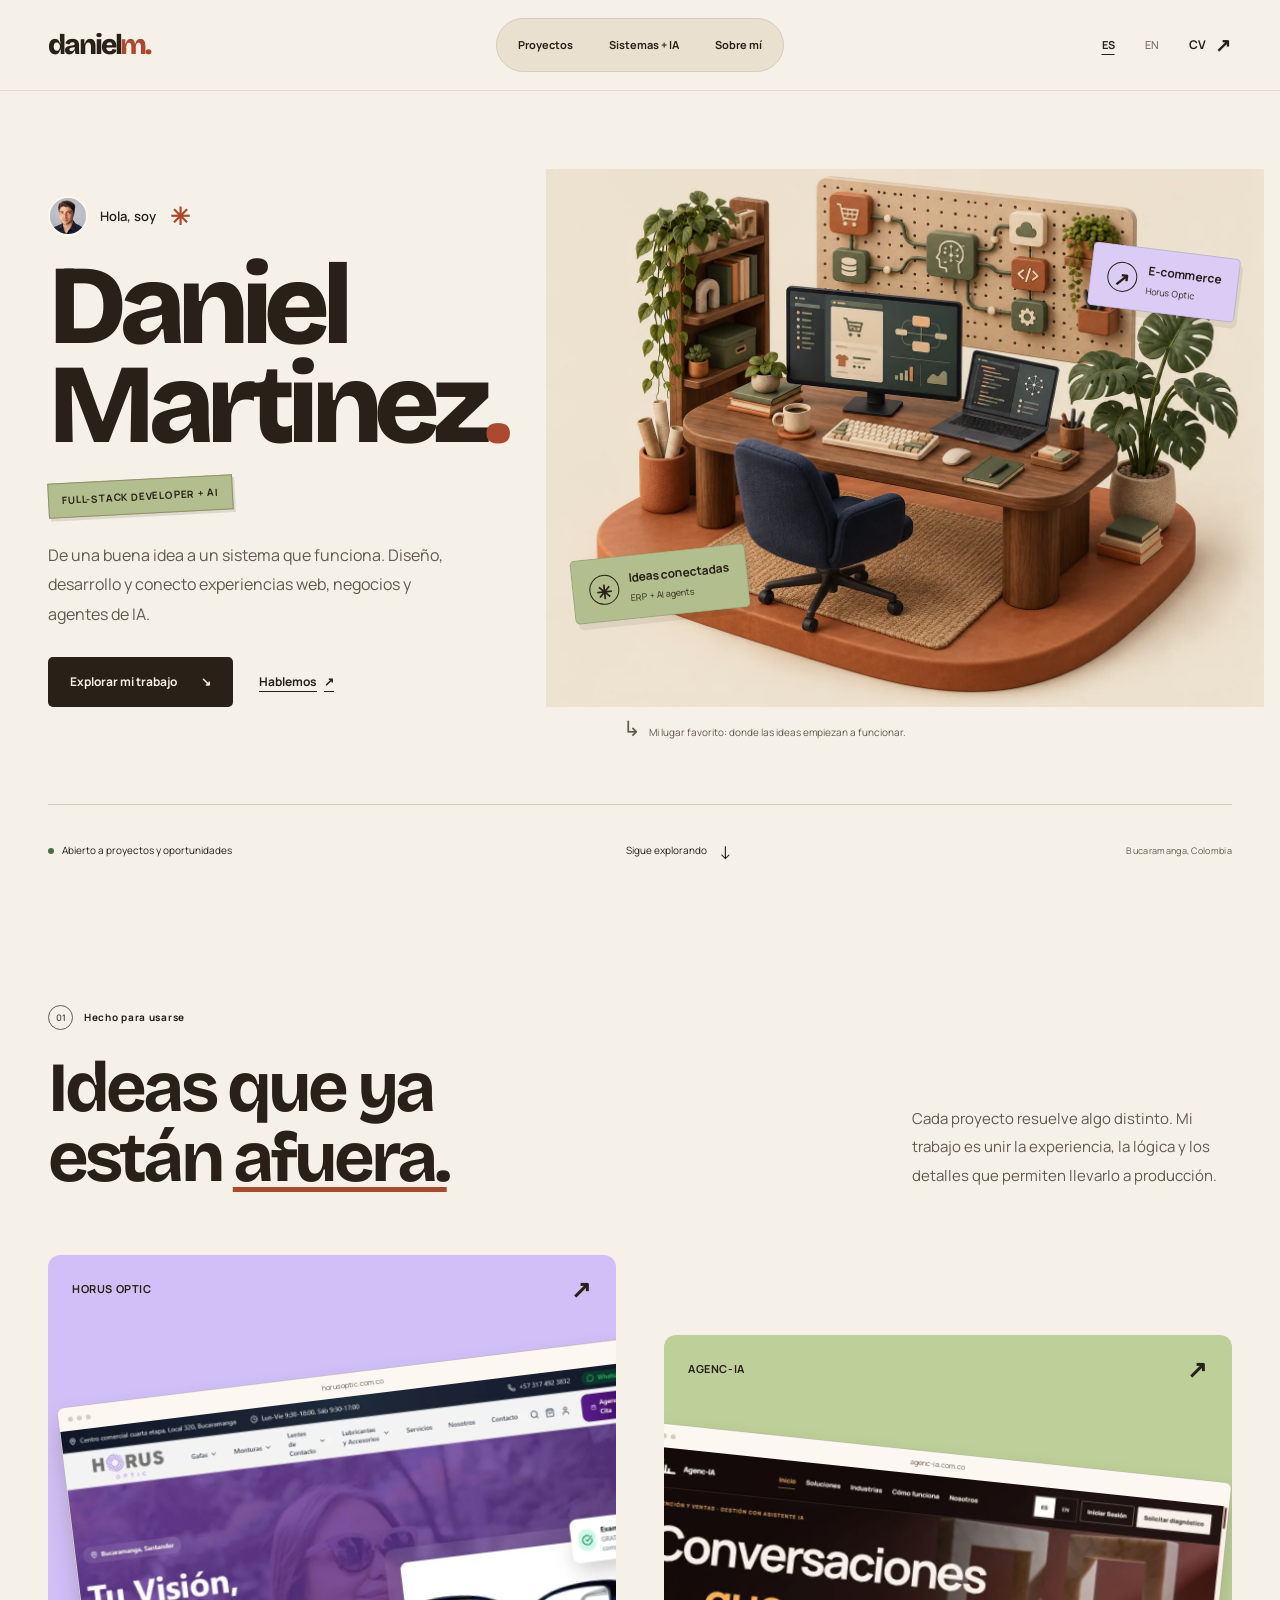
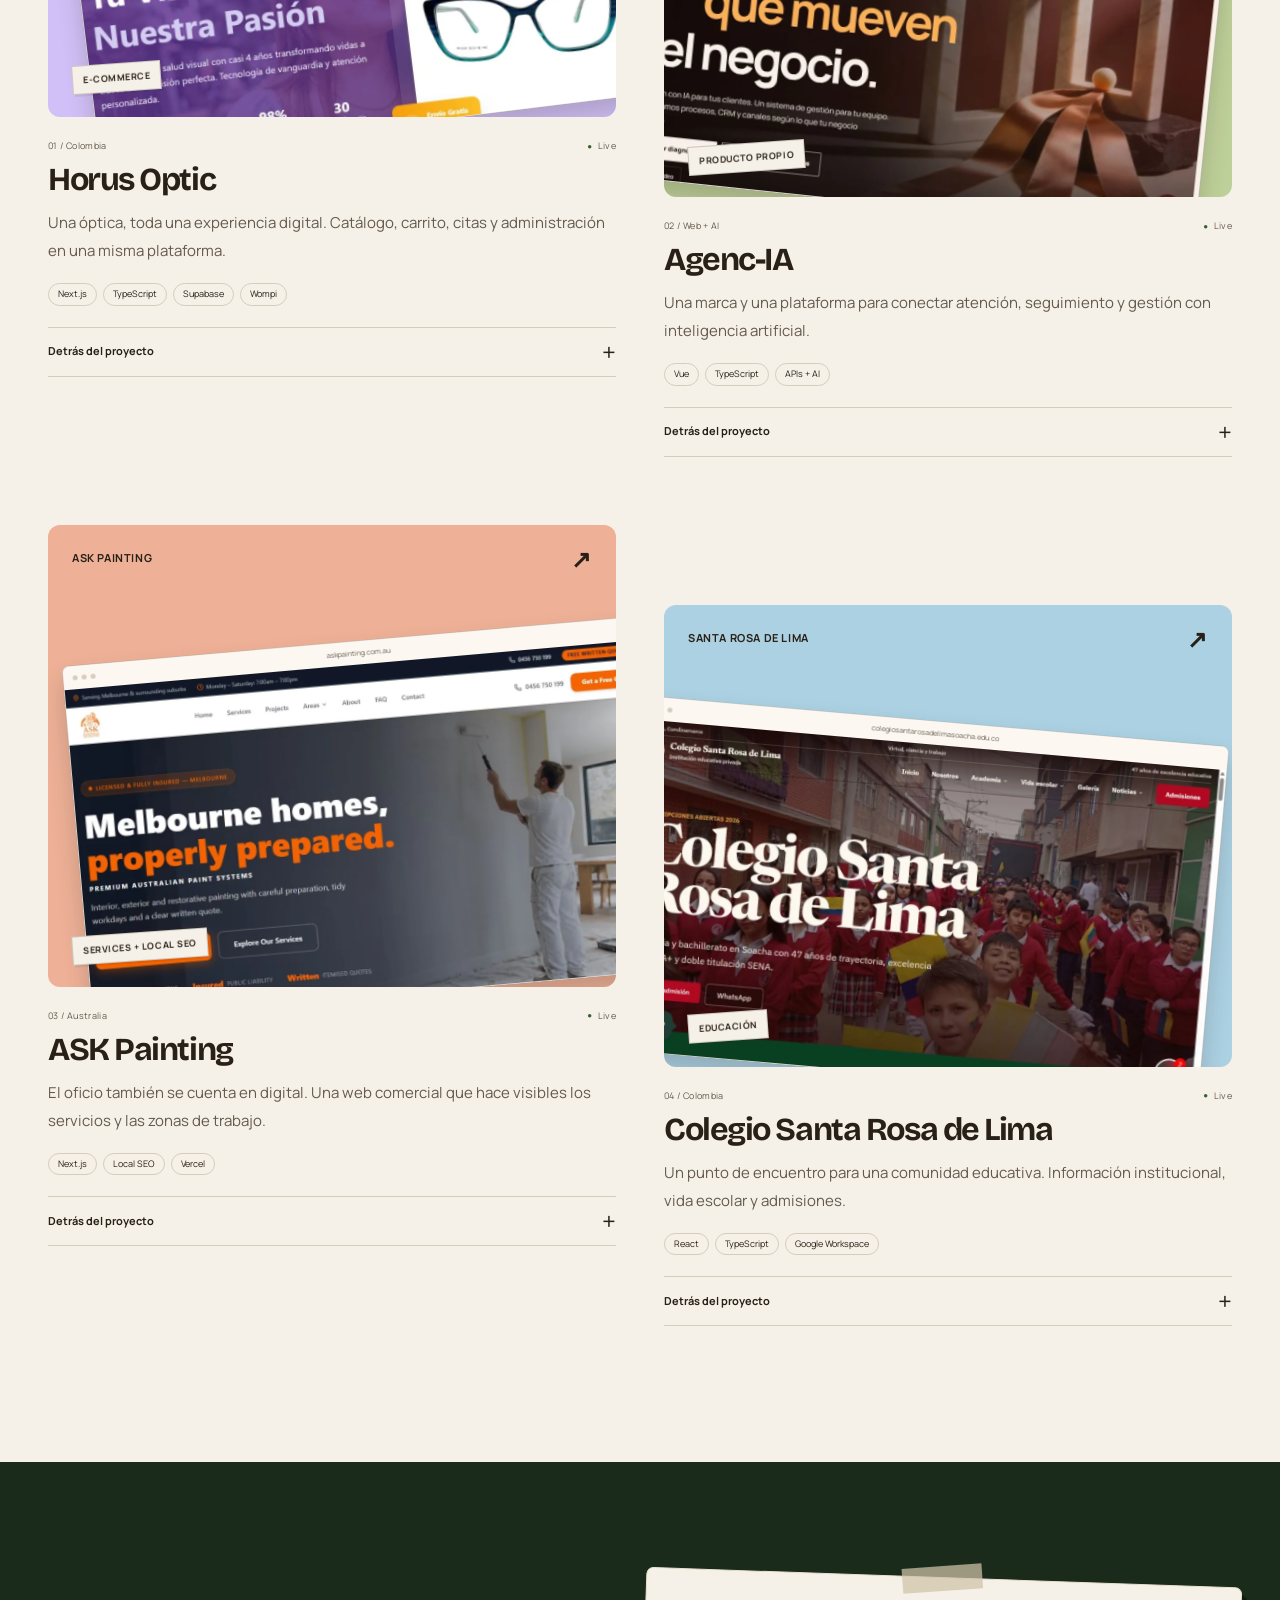
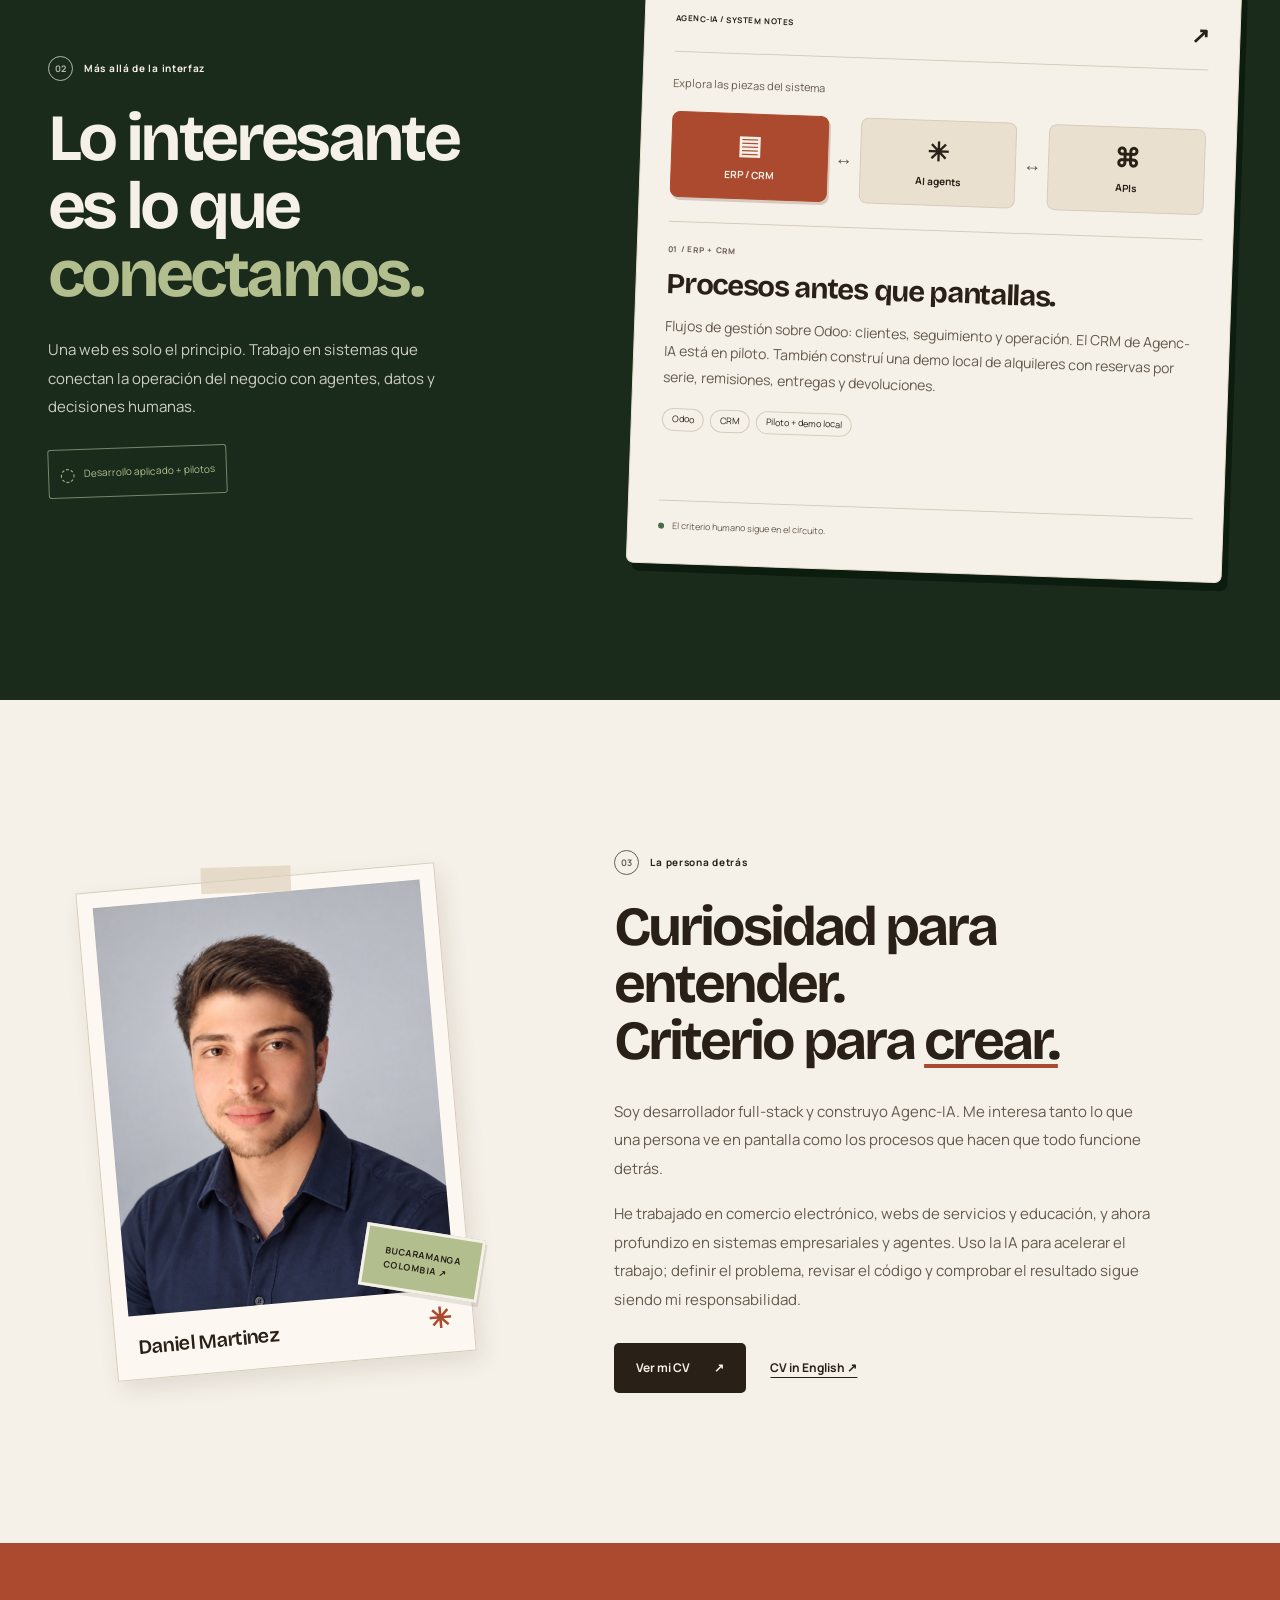
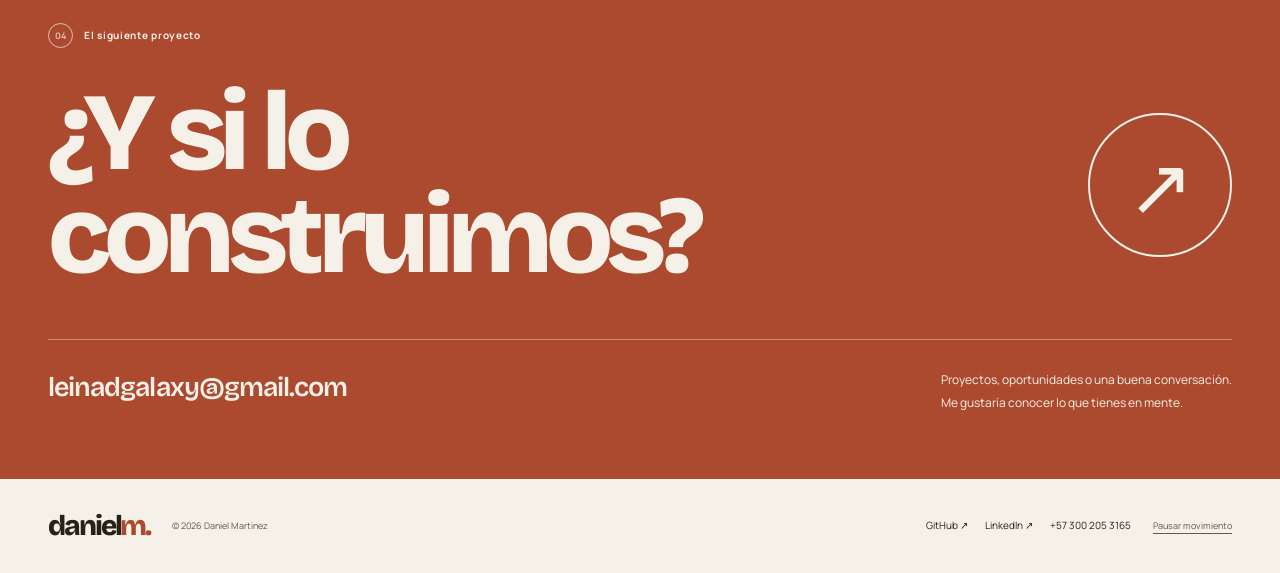
<file: index.html>
<!doctype html>
<html lang="es">
<head>
  <meta charset="utf-8">
  <meta name="viewport" content="width=device-width, initial-scale=1, viewport-fit=cover">
  <meta name="description" content="Daniel Martinez: desarrollo full-stack, e-commerce, sistemas empresariales y agentes de IA. Explora Horus Optic, Agenc-IA, ASK Painting y Colegio Santa Rosa de Lima.">
  <meta name="theme-color" content="#f6f1e8">
  <meta property="og:type" content="website">
  <meta property="og:url" content="https://agenciadia.tech/">
  <meta property="og:title" content="Daniel Martinez · Ideas conectadas. Software real.">
  <meta property="og:description" content="Un recorrido por mis proyectos: e-commerce, experiencias web, sistemas empresariales y agentes de IA.">
  <meta property="og:image" content="https://agenciadia.tech/assets/studio-workshop.webp">
  <link rel="canonical" href="https://agenciadia.tech/">
  <title>Daniel Martinez · Full-stack & IA</title>
  <link rel="stylesheet" href="styles.css">
  <noscript><style>.system-nodes,.board-instruction,#motion-toggle,.language-switch{display:none!important}[data-system-panel][hidden]{display:block!important}[data-system-panel]+[data-system-panel]{margin-top:32px}</style></noscript>
  <script src="motion.js" defer></script>
</head>
<body data-lang="es">
  <a class="skip-link" href="#contenido"><span data-copy="es">Saltar al contenido</span><span data-copy="en">Skip to content</span></a>
  <header class="site-header">
    <a class="wordmark" href="#contenido" aria-label="Daniel Martinez, inicio" data-label-es="Daniel Martinez, inicio" data-label-en="Daniel Martinez, home">daniel<span>m.</span></a>
    <nav class="nav-pill" aria-label="Principal" data-label-es="Principal" data-label-en="Main navigation">
      <a href="#proyecto"><span data-copy="es">Proyectos</span><span data-copy="en">Projects</span></a>
      <a href="#laboratorio"><span data-copy="es">Sistemas + IA</span><span data-copy="en">Systems + AI</span></a>
      <a href="#perfil"><span data-copy="es">Sobre mí</span><span data-copy="en">About me</span></a>
    </nav>
    <div class="header-actions">
      <div class="language-switch" role="group" aria-label="Idioma / Language"><button type="button" data-language="es" aria-pressed="true">ES</button><button type="button" data-language="en" aria-pressed="false">EN</button></div>
      <a class="header-cv" href="assets/Daniel_Martinez_CV_ES_ATS.pdf" data-cv-link>CV <span aria-hidden="true">↗</span></a>
    </div>
  </header>
  <main id="contenido">
    <section class="hero shell" aria-labelledby="hero-title">
      <div class="hero-copy">
        <p class="hello"><img src="assets/daniel-martinez-studio.jpg" alt="" width="48" height="48"><span data-copy="es">Hola, soy</span><span data-copy="en">Hello, I'm</span><span class="tiny-star" aria-hidden="true">✳</span></p>
        <h1 id="hero-title">Daniel<br>Martinez<span class="title-dot">.</span></h1>
        <p class="role-sticker">FULL-STACK DEVELOPER + AI</p>
        <p class="hero-description" data-copy="es">De una buena idea a un sistema que funciona. Diseño, desarrollo y conecto experiencias web, negocios y agentes de IA.</p>
        <p class="hero-description" data-copy="en">From a good idea to a working system. I design, build and connect web experiences, businesses and AI agents.</p>
        <div class="hero-actions"><a class="button button-dark" href="#proyecto"><span data-copy="es">Explorar mi trabajo</span><span data-copy="en">Explore my work</span><span aria-hidden="true">↘</span></a><a class="text-link" href="#contacto"><span data-copy="es">Hablemos</span><span data-copy="en">Let's talk</span> ↗</a></div>
      </div>
      <div class="studio" aria-label="Estudio digital" data-label-es="Estudio digital" data-label-en="Digital workshop">
        <div class="studio-scene">
          <img class="studio-image" src="assets/studio-workshop.webp" alt="Ilustración de un estudio digital con escritorio, pantallas y módulos conectados" data-alt-es="Ilustración de un estudio digital con escritorio, pantallas y módulos conectados" data-alt-en="Illustration of a digital workshop with a desk, screens and connected modules" width="1448" height="1086" fetchpriority="high">
          <a class="studio-note note-commerce" href="#horus"><span class="note-icon" aria-hidden="true">↗</span><span>E-commerce<small>Horus Optic</small></span></a>
          <a class="studio-note note-ai" href="#laboratorio"><span class="note-icon" aria-hidden="true">✳</span><span><span data-copy="es">Ideas conectadas</span><span data-copy="en">Connected ideas</span><small>ERP + AI agents</small></span></a>
        </div>
        <p class="studio-caption"><span aria-hidden="true">↳</span><span data-copy="es">Mi lugar favorito: donde las ideas empiezan a funcionar.</span><span data-copy="en">My favourite place: where ideas start working.</span></p>
      </div>
      <div class="hero-bottom"><p class="availability"><span class="status-dot" aria-hidden="true"></span><span data-copy="es">Abierto a proyectos y oportunidades</span><span data-copy="en">Open to projects and opportunities</span></p><a href="#proyecto" class="scroll-link"><span data-copy="es">Sigue explorando</span><span data-copy="en">Keep exploring</span><span aria-hidden="true">↓</span></a><span class="location">Bucaramanga, Colombia</span></div>
    </section>

    <section id="proyecto" class="work-section shell" aria-labelledby="work-title">
      <div class="section-heading"><div><p class="kicker"><span class="section-number">01</span><span data-copy="es">Hecho para usarse</span><span data-copy="en">Built to be used</span></p><h2 id="work-title"><span data-copy="es">Ideas que ya<br>están <span class="underlined">afuera.</span></span><span data-copy="en">Ideas out<br>in the <span class="underlined">world.</span></span></h2></div><p class="section-intro" data-copy="es">Cada proyecto resuelve algo distinto. Mi trabajo es unir la experiencia, la lógica y los detalles que permiten llevarlo a producción.</p><p class="section-intro" data-copy="en">Every project solves something different. My job is to connect the experience, the logic and the details that get it into production.</p></div>
      <div class="project-grid">
        <article class="project-card" id="horus">
          <a class="project-visual visual-horus" href="https://www.horusoptic.com.co/" target="_blank" rel="noopener noreferrer" aria-label="Horus Optic, visitar sitio" data-label-es="Horus Optic, visitar sitio" data-label-en="Horus Optic, visit website"><span class="project-visual-label">HORUS OPTIC <span>↗</span></span><div class="browser-frame"><div class="browser-bar" aria-hidden="true"><i></i><i></i><i></i><span>horusoptic.com.co</span></div><img src="assets/horus-preview.webp" alt="Captura real de la tienda Horus Optic: gafas y servicios de salud visual" data-alt-es="Captura real de la tienda Horus Optic: gafas y servicios de salud visual" data-alt-en="Actual Horus Optic website screenshot: glasses and eye care services" width="1265" height="712" loading="lazy"></div><span class="project-badge">E-COMMERCE</span></a>
          <div class="project-meta"><span>01 / Colombia</span><span class="live"><span aria-hidden="true">●</span> Live</span></div>
          <h3>Horus Optic</h3><p class="project-summary" data-copy="es">Una óptica, toda una experiencia digital. Catálogo, carrito, citas y administración en una misma plataforma.</p><p class="project-summary" data-copy="en">An optical store, a complete digital experience. Catalogue, cart, appointments and administration in one platform.</p>
          <ul class="tags" aria-label="Tecnologías" data-label-es="Tecnologías" data-label-en="Technology"><li>Next.js</li><li>TypeScript</li><li>Supabase</li><li>Wompi</li></ul>
          <details class="project-detail"><summary><span data-copy="es">Detrás del proyecto</span><span data-copy="en">Behind the project</span><span class="detail-plus" aria-hidden="true">+</span></summary><div><h4 data-copy="es">Del catálogo a la operación</h4><h4 data-copy="en">From catalogue to operations</h4><p data-copy="es">Desarrollé el e-commerce y su panel administrativo. Conecté catálogo, carrito y checkout con Wompi, autenticación y datos en Supabase, además de citas y correos transaccionales.</p><p data-copy="en">I developed the e-commerce website and its admin panel. I connected catalogue, cart and Wompi checkout with Supabase authentication and data, alongside appointments and transactional emails.</p><p class="detail-note" data-copy="es">Mi aporte: desarrollo full-stack, gestión de productos, marcas e imágenes y despliegue en Vercel.</p><p class="detail-note" data-copy="en">My contribution: full-stack development, product, brand and image management, and Vercel deployment.</p><a class="text-link" href="https://www.horusoptic.com.co/" target="_blank" rel="noopener noreferrer"><span data-copy="es">Explorar tienda</span><span data-copy="en">Explore store</span> ↗</a></div></details>
        </article>
        <article class="project-card" id="agenc">
          <a class="project-visual visual-agenc" href="https://agenc-ia.com.co/" target="_blank" rel="noopener noreferrer" aria-label="Agenc-IA, visitar sitio" data-label-es="Agenc-IA, visitar sitio" data-label-en="Agenc-IA, visit website"><span class="project-visual-label">AGENC-IA <span>↗</span></span><div class="browser-frame"><div class="browser-bar" aria-hidden="true"><i></i><i></i><i></i><span>agenc-ia.com.co</span></div><img src="assets/agenc-preview.webp" alt="Captura real de Agenc-IA: conversaciones que mueven el negocio" data-alt-es="Captura real de Agenc-IA: conversaciones que mueven el negocio" data-alt-en="Actual Agenc-IA website screenshot: conversations that move business forward" width="1265" height="711" loading="lazy"></div><span class="project-badge"><span data-copy="es">PRODUCTO PROPIO</span><span data-copy="en">OWN PRODUCT</span></span></a>
          <div class="project-meta"><span>02 / Web + AI</span><span class="live"><span aria-hidden="true">●</span> Live</span></div>
          <h3>Agenc-IA</h3><p class="project-summary" data-copy="es">Una marca y una plataforma para conectar atención, seguimiento y gestión con inteligencia artificial.</p><p class="project-summary" data-copy="en">A brand and a platform connecting customer service, follow-up and business management with AI.</p>
          <ul class="tags" aria-label="Tecnologías" data-label-es="Tecnologías" data-label-en="Technology"><li>Vue</li><li>TypeScript</li><li>APIs + AI</li></ul>
          <details class="project-detail"><summary><span data-copy="es">Detrás del proyecto</span><span data-copy="en">Behind the project</span><span class="detail-plus" aria-hidden="true">+</span></summary><div><h4 data-copy="es">De la conversación al siguiente paso</h4><h4 data-copy="en">From conversation to the next step</h4><p data-copy="es">Desarrollo la web y las integraciones de Agenc-IA: experiencia pública, formularios, APIs y un asesor de IA. Coordino el desarrollo asistido por IA, reviso los cambios y valido los recorridos.</p><p data-copy="en">I develop Agenc-IA's website and integrations: the public experience, forms, APIs and an AI adviser. I coordinate AI-assisted development, review changes and validate user journeys.</p><p class="detail-note" data-copy="es">Web publicada. El ERP y los agentes avanzan por alcance y piloto; no se presentan como una implementación universal terminada.</p><p class="detail-note" data-copy="en">Public website live. ERP and agents advance through scoped pilots, not as a universally completed implementation.</p><a class="text-link" href="https://agenc-ia.com.co/" target="_blank" rel="noopener noreferrer"><span data-copy="es">Conocer Agenc-IA</span><span data-copy="en">Explore Agenc-IA</span> ↗</a></div></details>
        </article>
        <article class="project-card" id="ask">
          <a class="project-visual visual-ask" href="https://askpainting.com.au/" target="_blank" rel="noopener noreferrer" aria-label="ASK Painting, visitar sitio" data-label-es="ASK Painting, visitar sitio" data-label-en="ASK Painting, visit website"><span class="project-visual-label">ASK PAINTING <span>↗</span></span><div class="browser-frame"><div class="browser-bar" aria-hidden="true"><i></i><i></i><i></i><span>askpainting.com.au</span></div><img src="assets/ask-preview.webp" alt="Captura real de ASK Painting con servicios de pintura en Melbourne" data-alt-es="Captura real de ASK Painting con servicios de pintura en Melbourne" data-alt-en="Actual ASK Painting website screenshot featuring painting services in Melbourne" width="1265" height="712" loading="lazy"></div><span class="project-badge">SERVICES + LOCAL SEO</span></a>
          <div class="project-meta"><span>03 / Australia</span><span class="live"><span aria-hidden="true">●</span> Live</span></div>
          <h3>ASK Painting</h3><p class="project-summary" data-copy="es">El oficio también se cuenta en digital. Una web comercial que hace visibles los servicios y las zonas de trabajo.</p><p class="project-summary" data-copy="en">Craftsmanship deserves a digital presence. A commercial website that makes services and service areas easy to find.</p>
          <ul class="tags" aria-label="Áreas" data-label-es="Áreas" data-label-en="Areas"><li>Next.js</li><li>Local SEO</li><li>Vercel</li></ul>
          <details class="project-detail"><summary><span data-copy="es">Detrás del proyecto</span><span data-copy="en">Behind the project</span><span class="detail-plus" aria-hidden="true">+</span></summary><div><h4 data-copy="es">Un servicio local, una presencia clara</h4><h4 data-copy="en">A local service, a clear presence</h4><p data-copy="es">Construí la estructura comercial, las páginas de servicios y las áreas de cobertura en Melbourne. El recorrido permite explorar trabajos, comparar resultados y llegar a la solicitud de presupuesto.</p><p data-copy="en">I built the commercial structure, service pages and Melbourne coverage-area pages. Visitors can explore the work, compare results and reach the quote request.</p><p class="detail-note" data-copy="es">Mi aporte: desarrollo web, estructura SEO local, despliegue y conexión del dominio.</p><p class="detail-note" data-copy="en">My contribution: web development, local SEO structure, deployment and domain connection.</p><a class="text-link" href="https://askpainting.com.au/" target="_blank" rel="noopener noreferrer"><span data-copy="es">Visitar sitio</span><span data-copy="en">Visit website</span> ↗</a></div></details>
        </article>
        <article class="project-card" id="colegio">
          <a class="project-visual visual-school" href="https://www.colegiosantarosadelimasoacha.edu.co/" target="_blank" rel="noopener noreferrer" aria-label="Colegio Santa Rosa de Lima, visitar sitio" data-label-es="Colegio Santa Rosa de Lima, visitar sitio" data-label-en="Colegio Santa Rosa de Lima, visit website"><span class="project-visual-label">SANTA ROSA DE LIMA <span>↗</span></span><div class="browser-frame"><div class="browser-bar" aria-hidden="true"><i></i><i></i><i></i><span>colegiosantarosadelimasoacha.edu.co</span></div><img src="assets/colegio-preview.webp" alt="Captura real de la web del Colegio Santa Rosa de Lima en Soacha" data-alt-es="Captura real de la web del Colegio Santa Rosa de Lima en Soacha" data-alt-en="Actual screenshot of Colegio Santa Rosa de Lima's website in Soacha" width="1265" height="712" loading="lazy"></div><span class="project-badge"><span data-copy="es">EDUCACIÓN</span><span data-copy="en">EDUCATION</span></span></a>
          <div class="project-meta"><span>04 / Colombia</span><span class="live"><span aria-hidden="true">●</span> Live</span></div>
          <h3>Colegio Santa Rosa de Lima</h3><p class="project-summary" data-copy="es">Un punto de encuentro para una comunidad educativa. Información institucional, vida escolar y admisiones.</p><p class="project-summary" data-copy="en">A meeting point for a school community. Institutional information, school life and admissions.</p>
          <ul class="tags" aria-label="Tecnologías" data-label-es="Tecnologías" data-label-en="Technology"><li>React</li><li>TypeScript</li><li>Google Workspace</li></ul>
          <details class="project-detail"><summary><span data-copy="es">Detrás del proyecto</span><span data-copy="en">Behind the project</span><span class="detail-plus" aria-hidden="true">+</span></summary><div><h4 data-copy="es">Información al alcance de las familias</h4><h4 data-copy="en">Information within families' reach</h4><p data-copy="es">Desarrollé y mantengo el sitio institucional, organizando información académica, noticias, galería y acceso a admisiones. También configuré y administro los correos profesionales con Google Workspace.</p><p data-copy="en">I developed and maintain the institutional website, organising academic information, news, the gallery and access to admissions. I also set up and manage professional email with Google Workspace.</p><p class="detail-note" data-copy="es">Mi aporte: desarrollo, mantenimiento y soporte del entorno digital.</p><p class="detail-note" data-copy="en">My contribution: development, maintenance and support of the digital environment.</p><a class="text-link" href="https://www.colegiosantarosadelimasoacha.edu.co/" target="_blank" rel="noopener noreferrer"><span data-copy="es">Visitar colegio</span><span data-copy="en">Visit school website</span> ↗</a></div></details>
        </article>
      </div>
    </section>

    <section id="laboratorio" class="lab-section" aria-labelledby="lab-title">
      <div class="shell lab-layout">
        <div class="lab-copy"><p class="kicker"><span class="section-number">02</span><span data-copy="es">Más allá de la interfaz</span><span data-copy="en">Beyond the interface</span></p><h2 id="lab-title"><span data-copy="es">Lo interesante<br>es lo que<br><span class="sage-text">conectamos.</span></span><span data-copy="en">The interesting<br>part is what<br><span class="sage-text">we connect.</span></span></h2><p data-copy="es">Una web es solo el principio. Trabajo en sistemas que conectan la operación del negocio con agentes, datos y decisiones humanas.</p><p data-copy="en">A website is only the beginning. I work on systems that connect business operations with agents, data and human decisions.</p><span class="pilot-tag"><span aria-hidden="true">◌</span><span data-copy="es">Desarrollo aplicado + pilotos</span><span data-copy="en">Applied development + pilots</span></span></div>
        <div class="system-board">
          <div class="board-heading"><span>AGENC-IA / SYSTEM NOTES</span><span aria-hidden="true">↗</span></div>
          <p class="board-instruction" data-copy="es">Explora las piezas del sistema</p><p class="board-instruction" data-copy="en">Explore the pieces of the system</p>
          <div class="system-nodes" role="group" aria-label="Componentes / Components">
            <button type="button" class="system-node" data-system="erp" aria-controls="system-erp" aria-pressed="true"><span class="node-symbol" aria-hidden="true">▤</span><span>ERP / CRM</span></button><span class="node-connector" aria-hidden="true">↔</span>
            <button type="button" class="system-node" data-system="agents" aria-controls="system-agents" aria-pressed="false"><span class="node-symbol" aria-hidden="true">✳</span><span>AI agents</span></button><span class="node-connector" aria-hidden="true">↔</span>
            <button type="button" class="system-node" data-system="apis" aria-controls="system-apis" aria-pressed="false"><span class="node-symbol" aria-hidden="true">⌘</span><span>APIs</span></button>
          </div>
          <div class="system-content" aria-live="polite">
            <article id="system-erp" data-system-panel="erp"><p class="board-index">01 / ERP + CRM</p><h3 data-copy="es">Procesos antes que pantallas.</h3><h3 data-copy="en">Processes before screens.</h3><p data-copy="es">Flujos de gestión sobre Odoo: clientes, seguimiento y operación. El CRM de Agenc-IA está en piloto. También construí una demo local de alquileres con reservas por serie, remisiones, entregas y devoluciones.</p><p data-copy="en">Management workflows on Odoo: customers, follow-up and operations. Agenc-IA's CRM is in pilot. I also built a local rental demo with serialised reservations, delivery notes, deliveries and returns.</p><ul class="tags"><li>Odoo</li><li>CRM</li><li><span data-copy="es">Piloto + demo local</span><span data-copy="en">Pilot + local demo</span></li></ul></article>
            <article id="system-agents" data-system-panel="agents" hidden><p class="board-index">02 / AGENTS + HUMAN CONTROL</p><h3 data-copy="es">Agentes con contexto y límites.</h3><h3 data-copy="en">Agents with context and boundaries.</h3><p data-copy="es">Orquestación de agentes y herramientas para atención y tareas operativas. Trabajo con Hermes y flujos asistidos por IA, delimitando permisos, revisando cambios y dejando las decisiones sensibles bajo control humano.</p><p data-copy="en">Orchestrating agents and tools for customer service and operational tasks. I work with Hermes and AI-assisted workflows, defining permissions, reviewing changes and keeping sensitive decisions under human control.</p><ul class="tags"><li>Hermes</li><li>MCP</li><li>Human-in-the-loop</li></ul></article>
            <article id="system-apis" data-system-panel="apis" hidden><p class="board-index">03 / APIs + DATA</p><h3 data-copy="es">Servicios que hablan entre sí.</h3><h3 data-copy="en">Services that talk to each other.</h3><p data-copy="es">APIs, webhooks y bases de datos para mover información entre la web, los canales autorizados y los sistemas internos. Cada conexión necesita validación, manejo de errores y un alcance concreto.</p><p data-copy="en">APIs, webhooks and databases that move information between websites, authorised channels and internal systems. Every connection needs validation, error handling and a defined scope.</p><ul class="tags"><li>REST APIs</li><li>Webhooks</li><li>Supabase</li></ul></article>
          </div>
          <div class="board-footer"><span class="status-dot" aria-hidden="true"></span><span data-copy="es">El criterio humano sigue en el circuito.</span><span data-copy="en">Human judgement stays in the loop.</span></div>
        </div>
      </div>
    </section>

    <section id="perfil" class="profile-section shell" aria-labelledby="profile-title">
      <figure class="profile-portrait"><div class="portrait-paper"><img src="assets/daniel-martinez-studio.jpg" width="960" height="1200" alt="Retrato de Daniel Martinez" data-alt-es="Retrato de Daniel Martinez" data-alt-en="Portrait of Daniel Martinez" loading="lazy"><figcaption>Daniel Martinez <span aria-hidden="true">✳</span></figcaption></div><span class="portrait-sticker">BUCARAMANGA<br>COLOMBIA ↗</span></figure>
      <div class="profile-copy"><p class="kicker"><span class="section-number">03</span><span data-copy="es">La persona detrás</span><span data-copy="en">The person behind the work</span></p><h2 id="profile-title"><span data-copy="es">Curiosidad para<br>entender.<br>Criterio para <span class="underlined">crear.</span></span><span data-copy="en">Curious enough<br>to understand.<br>Careful enough to <span class="underlined">build.</span></span></h2><p data-copy="es">Soy desarrollador full-stack y construyo Agenc-IA. Me interesa tanto lo que una persona ve en pantalla como los procesos que hacen que todo funcione detrás.</p><p data-copy="en">I'm a full-stack developer building Agenc-IA. I care as much about what people see on screen as the processes that make everything work behind it.</p><p data-copy="es">He trabajado en comercio electrónico, webs de servicios y educación, y ahora profundizo en sistemas empresariales y agentes. Uso la IA para acelerar el trabajo; definir el problema, revisar el código y comprobar el resultado sigue siendo mi responsabilidad.</p><p data-copy="en">I've worked on e-commerce, service websites and education, and I'm now going deeper into business systems and agents. I use AI to accelerate the work; defining the problem, reviewing code and checking the result remain my responsibility.</p><div class="profile-cv"><a class="button button-dark" href="assets/Daniel_Martinez_CV_ES_ATS.pdf" data-cv-primary><span data-copy="es">Ver mi CV</span><span data-copy="en">View my CV</span> ↗</a><a class="text-link" href="assets/Daniel_Martinez_CV_EN_ATS.pdf" data-cv-alternate>CV in English ↗</a></div></div>
    </section>
    <section id="contacto" class="contact-section" aria-labelledby="contact-title"><div class="shell"><p class="kicker"><span class="section-number">04</span><span data-copy="es">El siguiente proyecto</span><span data-copy="en">The next project</span></p><div class="contact-heading"><h2 id="contact-title"><span data-copy="es">¿Y si lo<br>construimos?</span><span data-copy="en">What if we<br>build it?</span></h2><a class="contact-arrow" href="mailto:leinadgalaxy@gmail.com" aria-label="Escribir a Daniel / Email Daniel">↗</a></div><div class="contact-bottom"><a class="email-link" href="mailto:leinadgalaxy@gmail.com">leinadgalaxy@gmail.com</a><p data-copy="es">Proyectos, oportunidades o una buena conversación.<br>Me gustaría conocer lo que tienes en mente.</p><p data-copy="en">Projects, opportunities or a good conversation.<br>I'd love to hear what you have in mind.</p></div></div></section>
  </main>
  <footer class="site-footer shell"><a class="wordmark" href="#contenido">daniel<span>m.</span></a><p>© 2026 Daniel Martinez</p><div class="footer-links"><a href="https://github.com/rolito240" target="_blank" rel="noopener noreferrer">GitHub ↗</a><a href="https://linkedin.com/in/daniel-martinez-381034228/" target="_blank" rel="noopener noreferrer">LinkedIn ↗</a><a href="tel:+573002053165">+57 300 205 3165</a></div><button id="motion-toggle" type="button" aria-pressed="false"><span data-copy="es">Pausar movimiento</span><span data-copy="en">Pause motion</span></button></footer>
</body>
</html>
</file>
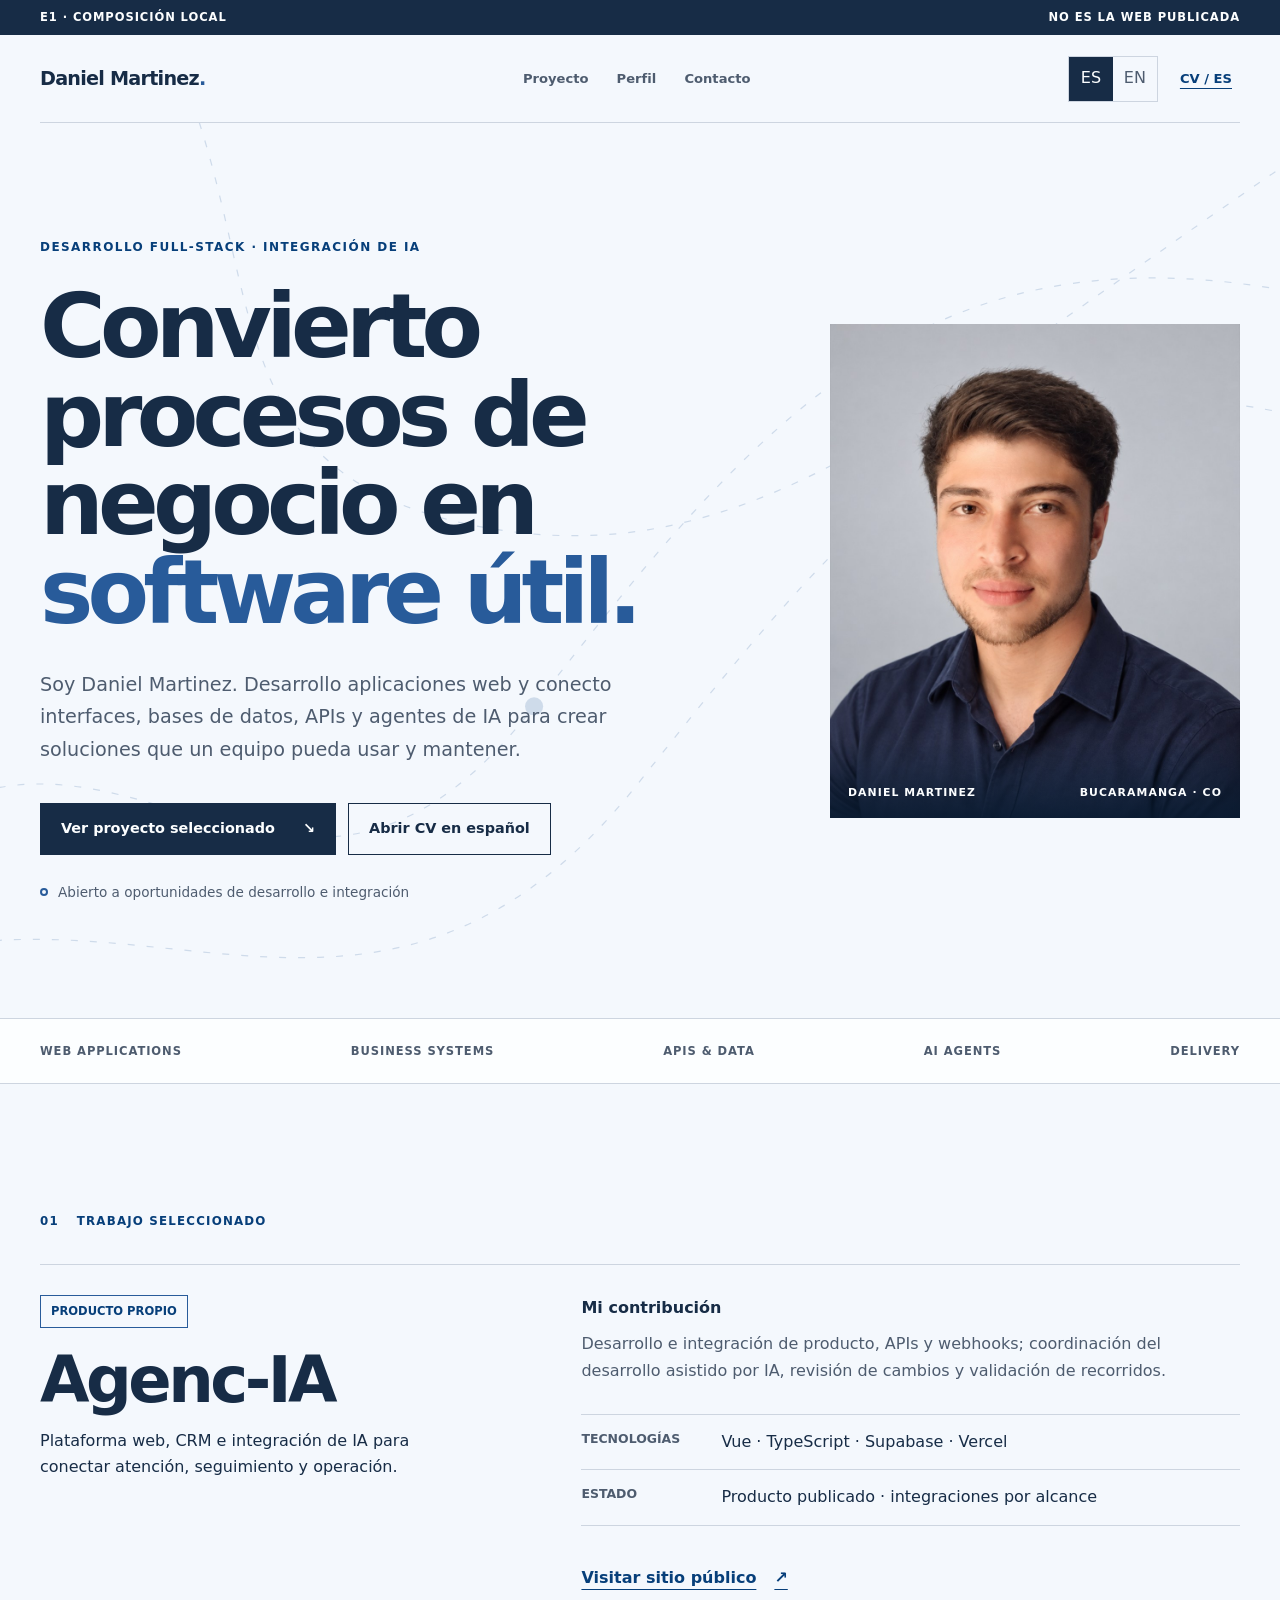
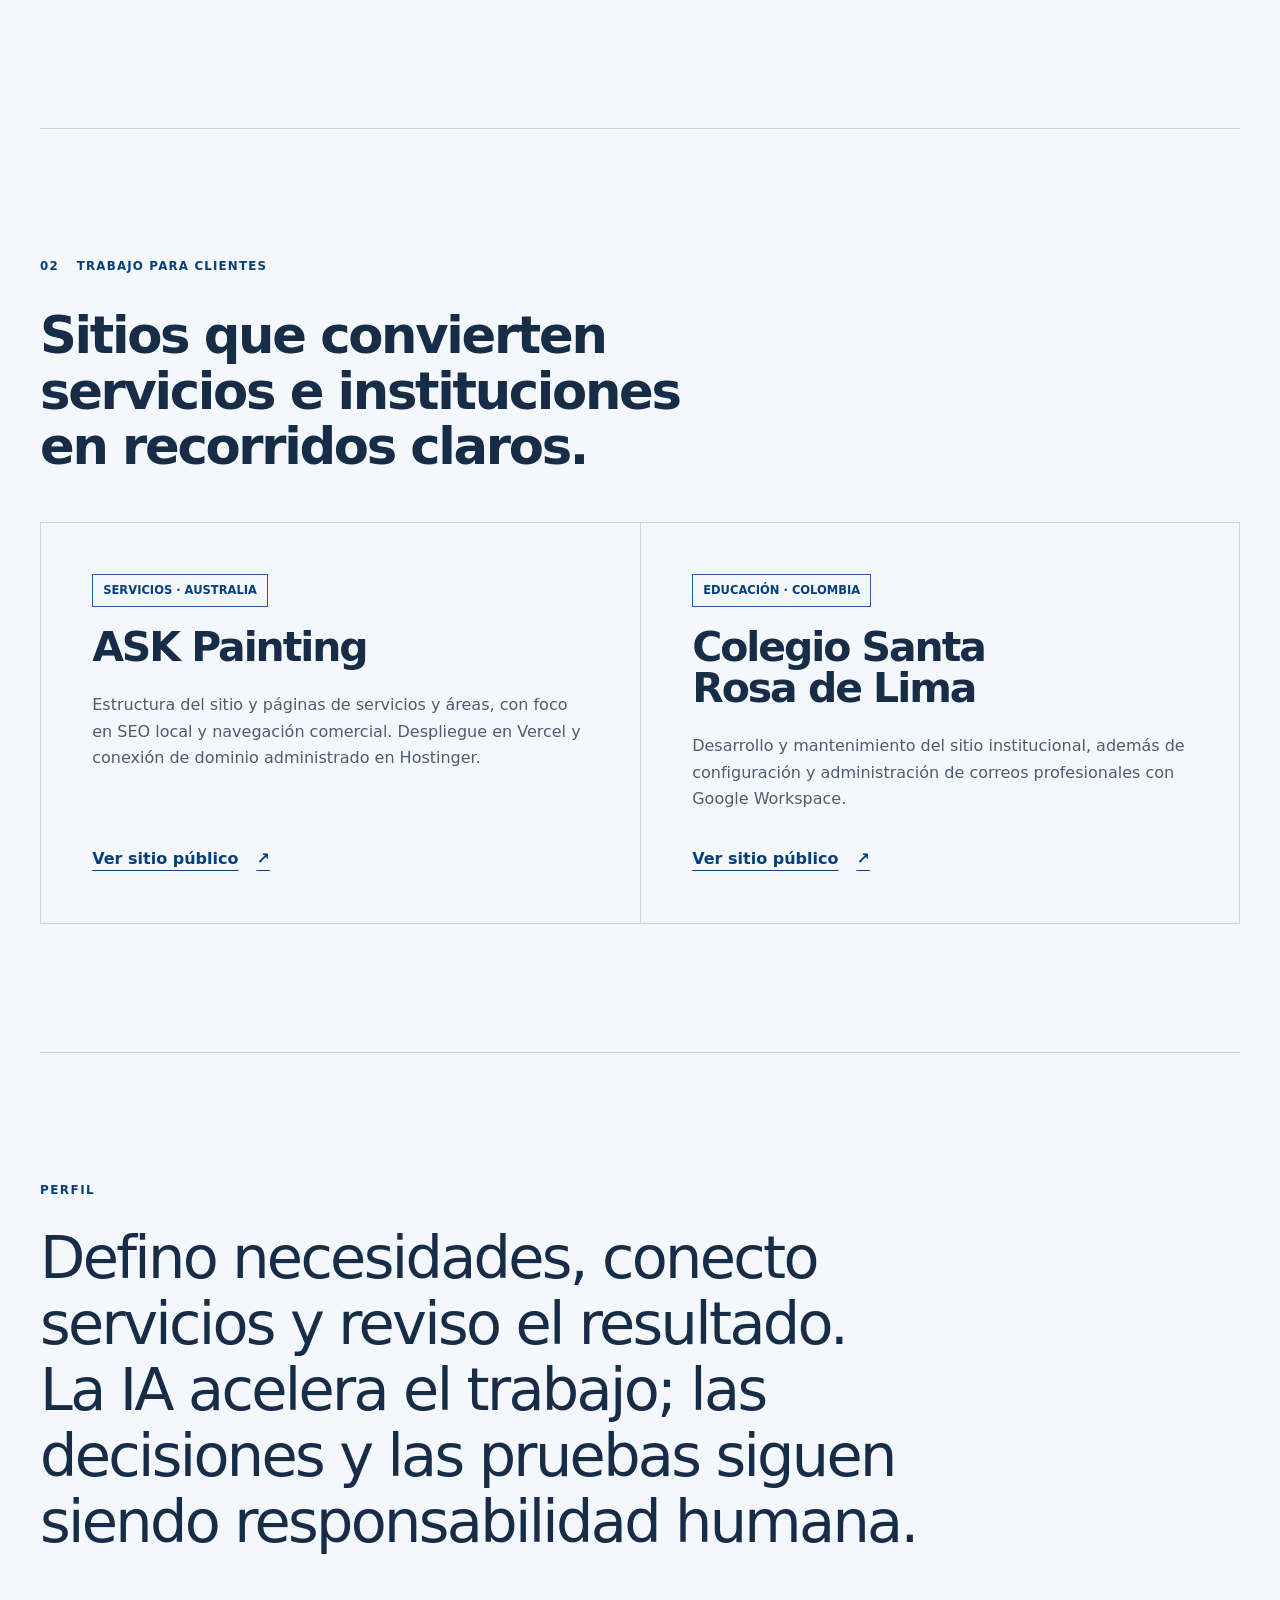
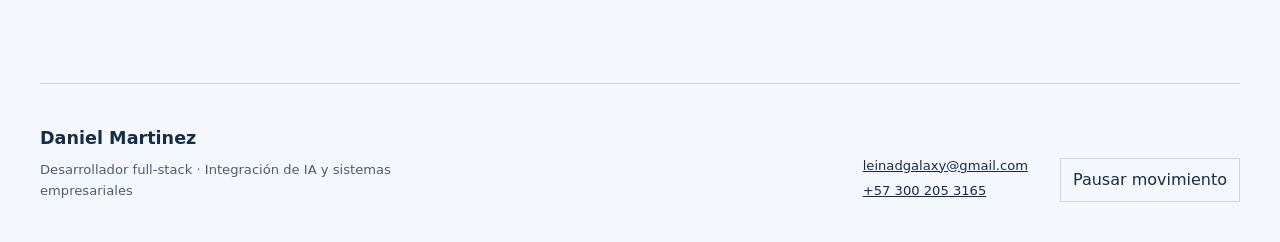
<file: design-review/e1/index.html>
<!doctype html>
<html lang="es">
<head>
  <meta charset="utf-8">
  <meta name="viewport" content="width=device-width, initial-scale=1, viewport-fit=cover">
  <meta name="robots" content="noindex,nofollow">
  <title>Daniel Martinez · Dirección visual E1</title>
  <link rel="stylesheet" href="styles.css">
  <script src="motion.js" defer></script>
</head>
<body data-lang="es">
  <a class="skip-link" href="#contenido">Saltar al contenido</a>
  <div class="review-bar" role="note">
    <span>E1 · composición local</span>
    <span>No es la web publicada</span>
  </div>

  <header class="site-header shell">
    <a class="wordmark" href="#contenido" aria-label="Daniel Martinez, inicio">Daniel Martinez<span>.</span></a>
    <nav aria-label="Navegación de la muestra">
      <a href="#proyecto"><span data-copy="es">Proyecto</span><span data-copy="en">Project</span></a>
      <a href="#perfil"><span data-copy="es">Perfil</span><span data-copy="en">Profile</span></a>
      <a href="#contacto"><span data-copy="es">Contacto</span><span data-copy="en">Contact</span></a>
    </nav>
    <div class="header-actions">
      <div class="language-switch" role="group" aria-label="Idioma">
        <button type="button" data-language="es" aria-pressed="true">ES</button>
        <button type="button" data-language="en" aria-pressed="false">EN</button>
      </div>
      <a class="cv-link" href="assets/Daniel_Martinez_CV_ES_ATS.pdf" data-cv-link>
        <span data-copy="es">CV / ES</span><span data-copy="en">CV / EN</span>
      </a>
    </div>
  </header>

  <main id="contenido">
    <section class="hero shell" aria-labelledby="hero-title">
      <div class="route-field" aria-hidden="true">
        <svg viewBox="0 0 1000 760" preserveAspectRatio="xMidYMid slice">
          <path d="M-30 590C140 400 260 690 430 470S720 120 1030 220"/>
          <path d="M-80 680C130 530 310 760 500 520S760 210 1050 310"/>
          <path d="M160-20C270 150 190 310 390 350S710 250 1020 50"/>
          <circle class="signal signal-a" cx="430" cy="470" r="6"/>
          <circle class="signal signal-b" cx="700" cy="270" r="4"/>
        </svg>
      </div>

      <div class="hero-copy">
        <p class="eyebrow" data-copy="es">Desarrollo full-stack · Integración de IA</p>
        <p class="eyebrow" data-copy="en">Full-stack development · AI integration</p>
        <h1 id="hero-title">
          <span data-copy="es">Convierto procesos de negocio en <strong>software útil.</strong></span>
          <span data-copy="en">I turn business processes into <strong>useful software.</strong></span>
        </h1>
        <p class="lead" data-copy="es">Soy Daniel Martinez. Desarrollo aplicaciones web y conecto interfaces, bases de datos, APIs y agentes de IA para crear soluciones que un equipo pueda usar y mantener.</p>
        <p class="lead" data-copy="en">I'm Daniel Martinez, a full-stack developer focused on web applications, business systems and AI integration. I connect interfaces, databases, APIs and AI agents to build practical solutions.</p>
        <div class="hero-actions">
          <a class="button button-primary" href="#proyecto"><span data-copy="es">Ver proyecto seleccionado</span><span data-copy="en">View selected project</span><span aria-hidden="true">↘</span></a>
          <a class="button button-secondary" href="assets/Daniel_Martinez_CV_ES_ATS.pdf" data-cv-primary><span data-copy="es">Abrir CV en español</span><span data-copy="en">Open CV in English</span></a>
        </div>
        <p class="availability"><span class="status-dot" aria-hidden="true"></span><span data-copy="es">Abierto a oportunidades de desarrollo e integración</span><span data-copy="en">Open to development and integration opportunities</span></p>
      </div>

      <figure class="portrait">
        <div class="portrait-frame">
          <img src="assets/daniel-martinez-studio.jpg" width="960" height="1200" alt="Retrato de Daniel Martinez">
          <div class="portrait-label" aria-hidden="true"><span>DANIEL MARTINEZ</span><span>BUCARAMANGA · CO</span></div>
        </div>
      </figure>
    </section>

    <section class="proof-strip" aria-label="Áreas de trabajo">
      <div class="shell proof-list">
        <span>Web applications</span><span>Business systems</span><span>APIs &amp; data</span><span>AI agents</span><span>Delivery</span>
      </div>
    </section>

    <section id="proyecto" class="case shell" aria-labelledby="case-title">
      <div class="section-label"><span>01</span><span data-copy="es">Trabajo seleccionado</span><span data-copy="en">Selected work</span></div>
      <article class="case-layout">
        <div class="case-title">
          <p class="case-state"><span data-copy="es">Producto propio</span><span data-copy="en">Own product</span></p>
          <h2 id="case-title">Agenc-IA</h2>
          <p data-copy="es">Plataforma web, CRM e integración de IA para conectar atención, seguimiento y operación.</p>
          <p data-copy="en">Web platform, CRM and AI integration connecting customer service, follow-up and operations.</p>
        </div>
        <div class="case-detail">
          <div>
            <h3 data-copy="es">Mi contribución</h3><h3 data-copy="en">My contribution</h3>
            <p data-copy="es">Desarrollo e integración de producto, APIs y webhooks; coordinación del desarrollo asistido por IA, revisión de cambios y validación de recorridos.</p>
            <p data-copy="en">Product development and integration, APIs and webhooks; coordination of AI-assisted development, change review and workflow validation.</p>
          </div>
          <dl>
            <div><dt data-copy="es">Tecnologías</dt><dt data-copy="en">Technology</dt><dd>Vue · TypeScript · Supabase · Vercel</dd></div>
            <div><dt data-copy="es">Estado</dt><dt data-copy="en">Status</dt><dd data-copy="es">Producto publicado · integraciones por alcance</dd><dd data-copy="en">Published product · scoped integrations</dd></div>
          </dl>
          <a class="case-link" href="https://agenc-ia.com.co/" target="_blank" rel="noopener noreferrer"><span data-copy="es">Visitar sitio público</span><span data-copy="en">Visit public site</span><span aria-hidden="true">↗</span></a>
        </div>
      </article>
    </section>

    <section id="clientes" class="client-work shell" aria-labelledby="client-work-title">
      <div class="section-label"><span>02</span><span data-copy="es">Trabajo para clientes</span><span data-copy="en">Client work</span></div>
      <div class="client-heading">
        <h2 id="client-work-title" data-copy="es">Sitios que convierten servicios e instituciones en recorridos claros.</h2>
        <h2 data-copy="en">Websites that turn services and institutions into clear user journeys.</h2>
      </div>
      <div class="client-grid">
        <article class="client-card">
          <p class="case-state"><span data-copy="es">Servicios · Australia</span><span data-copy="en">Services · Australia</span></p>
          <h3>ASK Painting</h3>
          <p data-copy="es">Estructura del sitio y páginas de servicios y áreas, con foco en SEO local y navegación comercial. Despliegue en Vercel y conexión de dominio administrado en Hostinger.</p>
          <p data-copy="en">Website structure plus service and location pages, focused on local SEO and clear commercial navigation. Vercel deployment and connection of a Hostinger-managed domain.</p>
          <a href="https://askpainting.com.au/" target="_blank" rel="noopener noreferrer"><span data-copy="es">Ver sitio público</span><span data-copy="en">View live site</span><span aria-hidden="true">↗</span></a>
        </article>
        <article class="client-card">
          <p class="case-state"><span data-copy="es">Educación · Colombia</span><span data-copy="en">Education · Colombia</span></p>
          <h3>Colegio Santa Rosa de Lima</h3>
          <p data-copy="es">Desarrollo y mantenimiento del sitio institucional, además de configuración y administración de correos profesionales con Google Workspace.</p>
          <p data-copy="en">Institutional website development and maintenance, plus professional email setup and administration through Google Workspace.</p>
          <a href="https://www.colegiosantarosadelimasoacha.edu.co/" target="_blank" rel="noopener noreferrer"><span data-copy="es">Ver sitio público</span><span data-copy="en">View live site</span><span aria-hidden="true">↗</span></a>
        </article>
      </div>
    </section>

    <section id="perfil" class="profile shell">
      <p class="eyebrow" data-copy="es">Perfil</p><p class="eyebrow" data-copy="en">Profile</p>
      <p class="profile-statement" data-copy="es">Defino necesidades, conecto servicios y reviso el resultado. La IA acelera el trabajo; las decisiones y las pruebas siguen siendo responsabilidad humana.</p>
      <p class="profile-statement" data-copy="en">I define needs, connect services and review the result. AI accelerates the work; decisions and testing remain a human responsibility.</p>
    </section>
  </main>

  <footer id="contacto" class="site-footer shell">
    <div><strong>Daniel Martinez</strong><p data-copy="es">Desarrollador full-stack · Integración de IA y sistemas empresariales</p><p data-copy="en">Full-Stack Developer · AI Integration &amp; Business Systems</p></div>
    <div class="footer-links"><a href="mailto:leinadgalaxy@gmail.com">leinadgalaxy@gmail.com</a><a href="tel:+573002053165">+57 300 205 3165</a></div>
    <button id="motion-toggle" type="button" aria-pressed="false"><span data-copy="es">Pausar movimiento</span><span data-copy="en">Pause motion</span></button>
  </footer>
</body>
</html>
</file>
<file: styles.css>
@font-face {
  font-family: "Bricolage Grotesque"; font-style: normal; font-weight: 400 800; font-stretch: 100%; font-display: swap;
  src: url("assets/bricolage-grotesque-latin-ext.woff2") format("woff2");
  unicode-range: U+0100-02BA, U+02BD-02C5, U+02C7-02CC, U+02CE-02D7, U+02DD-02FF, U+0304, U+0308, U+0329, U+1D00-1DBF, U+1E00-1E9F, U+1EF2-1EFF, U+2020, U+20A0-20AB, U+20AD-20C0, U+2113, U+2C60-2C7F, U+A720-A7FF;
}
@font-face {
  font-family: "Bricolage Grotesque"; font-style: normal; font-weight: 400 800; font-stretch: 100%; font-display: swap;
  src: url("assets/bricolage-grotesque-latin.woff2") format("woff2");
  unicode-range: U+0000-00FF, U+0131, U+0152-0153, U+02BB-02BC, U+02C6, U+02DA, U+02DC, U+0304, U+0308, U+0329, U+2000-206F, U+20AC, U+2122, U+2191, U+2193, U+2212, U+2215, U+FEFF, U+FFFD;
}
@font-face {
  font-family: "Manrope"; font-style: normal; font-weight: 400 700; font-display: swap;
  src: url("assets/manrope-latin-ext.woff2") format("woff2");
  unicode-range: U+0100-02BA, U+02BD-02C5, U+02C7-02CC, U+02CE-02D7, U+02DD-02FF, U+0304, U+0308, U+0329, U+1D00-1DBF, U+1E00-1E9F, U+1EF2-1EFF, U+2020, U+20A0-20AB, U+20AD-20C0, U+2113, U+2C60-2C7F, U+A720-A7FF;
}
@font-face {
  font-family: "Manrope"; font-style: normal; font-weight: 400 700; font-display: swap;
  src: url("assets/manrope-latin.woff2") format("woff2");
  unicode-range: U+0000-00FF, U+0131, U+0152-0153, U+02BB-02BC, U+02C6, U+02DA, U+02DC, U+0304, U+0308, U+0329, U+2000-206F, U+20AC, U+2122, U+2191, U+2193, U+2212, U+2215, U+FEFF, U+FFFD;
}

:root {
  color-scheme: light;
  --paper: oklch(96% .014 83); --ink: oklch(25% .021 65); --muted: oklch(47% .023 68);
  --accent: oklch(53% .134 37); --sage: oklch(78% .065 118); --forest: oklch(27% .037 148);
  --line: oklch(85% .025 79); --white: oklch(98% .01 83); --sand: oklch(91% .025 79);
  --display: "Bricolage Grotesque", "Arial Rounded MT Bold", sans-serif;
  --body: "Manrope", Arial, sans-serif; --ease: cubic-bezier(.16, 1, .3, 1);
}
*, *::before, *::after { box-sizing: border-box; }
html { scroll-behavior: smooth; scroll-padding-top: 116px; }
body { margin: 0; overflow-x: clip; background: var(--paper); color: var(--ink); font: 15px/1.7 var(--body); -webkit-font-smoothing: antialiased; }
body:not([data-lang="en"]) [data-copy="en"], body[data-lang="en"] [data-copy="es"], [hidden] { display: none !important; }
::selection { background: var(--sage); color: var(--ink); }
a { color: inherit; text-decoration: none; }
button { color: inherit; font: inherit; cursor: pointer; }
button, a, summary { -webkit-tap-highlight-color: transparent; }
button:disabled { cursor: default; }
:focus-visible { outline: 3px solid var(--accent); outline-offset: 5px; }
.lab-section :focus-visible, .contact-section :focus-visible { outline-color: var(--sage); }
.system-board :focus-visible { outline-color: var(--accent); }
img { display: block; max-width: 100%; height: auto; }
h1, h2, h3, h4, p, figure { margin: 0; }
h1, h2, h3, h4 { font-family: var(--display); font-weight: 700; }
h2 { font-size: clamp(48px, 5.5vw, 78px); line-height: .99; letter-spacing: -.055em; }
main, section, article, .hero-copy, .studio, .profile-copy { min-width: 0; }
section[id], article[id] { scroll-margin-top: 12px; }
.shell { width: min(1280px, calc(100% - 96px)); margin-inline: auto; }
.skip-link { position: fixed; top: 12px; left: 12px; z-index: 100; padding: 12px 20px; background: var(--ink); color: var(--paper); transform: translateY(-150%); }
.skip-link:focus { transform: none; }

.site-header {
  position: sticky; top: 0; z-index: 40; display: grid; grid-template-columns: 1fr auto 1fr;
  align-items: center; gap: 24px; padding: 18px max(48px, calc((100% - 1280px) / 2));
  background: var(--paper); border-bottom: 1px solid color-mix(in oklch, var(--line) 60%, transparent);
}
.wordmark { display: inline-flex; align-items: center; min-height: 44px; width: fit-content; font: 800 28px/1 var(--display); letter-spacing: -.075em; }
.wordmark span { color: var(--accent); }
.nav-pill { display: flex; gap: 2px; padding: 4px; background: var(--sand); border: 1px solid var(--line); border-radius: 30px; }
.nav-pill a { display: flex; align-items: center; justify-content: center; min-height: 44px; padding: 9px 17px; border-radius: 24px; font-size: 11px; font-weight: 700; white-space: nowrap; transition: background .2s, color .2s; }
.nav-pill a:hover { background: color-mix(in oklch, var(--white) 70%, transparent); }
.nav-pill a[aria-current="true"], .nav-pill a[aria-current="location"], .nav-pill a.is-active { background: var(--ink); color: var(--paper); }
.header-actions { display: flex; align-items: center; justify-self: end; gap: 14px; }
.language-switch { display: flex; }
.language-switch button { width: 44px; min-height: 44px; padding: 0; border: 0; border-radius: 50%; background: transparent; color: var(--muted); font-size: 11px; }
.language-switch button[aria-pressed="true"] { color: var(--ink); font-weight: 700; text-decoration: underline; text-underline-offset: 5px; }
.header-cv { display: inline-flex; gap: 9px; align-items: center; justify-content: center; min-height: 44px; min-width: 44px; font-size: 12px; font-weight: 700; }
.header-cv span { font-size: 19px; }

.hero { display: grid; grid-template-columns: .94fr 1.16fr; gap: 0 24px; align-items: center; padding-top: 66px; padding-bottom: 22px; }
.hero-copy { position: relative; z-index: 2; }
.hello { display: flex; gap: 12px; align-items: center; font-size: 13px; font-weight: 600; }
.hello img { width: 40px; height: 40px; object-fit: cover; object-position: center 25%; border-radius: 50%; border: 2px solid var(--white); }
.tiny-star { color: var(--accent); font-size: 24px; margin-left: 2px; }
h1 { margin: 20px 0 24px; font-size: clamp(72px, 8.8vw, 122px); font-weight: 800; line-height: .88; letter-spacing: -.075em; }
.title-dot { color: var(--accent); }
.role-sticker { display: inline-block; max-width: 100%; padding: 8px 13px; background: var(--sage); border: 1px solid color-mix(in oklch, var(--ink) 25%, var(--sage)); box-shadow: 2px 3px 0 color-mix(in oklch, var(--ink) 12%, transparent); font-size: 10px; font-weight: 700; letter-spacing: .08em; transform: rotate(-3deg); }
.hero-description { max-width: 400px; margin-top: 27px; color: var(--muted); font-size: 16px; line-height: 1.85; }
.hero-actions, .profile-cv { display: flex; flex-wrap: wrap; align-items: center; gap: 26px; margin-top: 28px; }
.button { display: inline-flex; min-height: 50px; align-items: center; justify-content: center; gap: 24px; padding: 12px 22px; border-radius: 5px; font-size: 12px; font-weight: 700; transition: transform .25s var(--ease), background .25s; }
.button-dark { background: var(--ink); color: var(--paper); }
.button-dark:hover { background: var(--accent); transform: translateY(-3px); }
.text-link { display: inline-flex; align-items: center; gap: 7px; min-height: 44px; font-size: 12px; font-weight: 700; text-decoration: underline; text-underline-offset: 5px; text-decoration-thickness: 1px; }
.text-link:hover { color: var(--accent); }
.studio { position: relative; margin-top: 12px; }
.studio-scene { position: relative; transform: perspective(1100px) rotateX(var(--tilt-y, 0deg)) rotateY(var(--tilt-x, 0deg)); transform-origin: 50% 60%; transition: transform .65s var(--ease); }
.studio-image { width: 112%; max-width: none; margin-left: -7%; mix-blend-mode: multiply; }
.studio-note { position: absolute; z-index: 3; display: flex; align-items: center; gap: 10px; min-height: 60px; padding: 12px 16px; border: 1px solid color-mix(in oklch, var(--ink) 15%, transparent); border-radius: 5px; box-shadow: 3px 6px 0 oklch(25% .021 65 / .08); font-size: 12px; font-weight: 700; animation: note-float 6s ease-in-out infinite; }
.studio-note small { display: block; margin-top: 2px; font-size: 9px; font-weight: 500; opacity: .8; }
.note-icon { display: grid; place-items: center; width: 30px; height: 30px; border: 1px solid currentColor; border-radius: 50%; font-size: 19px; }
.note-commerce { top: 15%; right: -1%; background: oklch(87% .06 302); transform: rotate(7deg); }
.note-ai { bottom: 17%; left: -3%; background: var(--sage); transform: rotate(-6deg); animation-duration: 7s; animation-delay: -2s; }
.studio-caption { display: flex; align-items: baseline; gap: 8px; max-width: 90%; margin: 5px auto 0; color: var(--muted); font-size: 10px; line-height: 1.6; }
.studio-caption > span:first-child { font-size: 21px; }
.hero-bottom { grid-column: 1 / -1; display: flex; align-items: center; justify-content: space-between; gap: 20px; margin-top: 58px; padding-top: 24px; border-top: 1px solid var(--line); font-size: 10px; }
.availability { display: flex; align-items: center; gap: 8px; }
.status-dot { flex: 0 0 6px; width: 6px; height: 6px; background: oklch(50% .075 144); border-radius: 50%; }
.scroll-link { display: inline-flex; min-height: 44px; align-items: center; gap: 12px; }
.scroll-link > span:last-child { font-size: 18px; }
.location { color: var(--muted); font-size: 9px; letter-spacing: .035em; }

.work-section { margin-top: 110px; margin-bottom: 136px; }
.section-heading { display: flex; justify-content: space-between; align-items: end; gap: 80px; }
.kicker { display: flex; align-items: center; gap: 11px; margin-bottom: 24px; font-size: 10px; font-weight: 700; letter-spacing: .07em; }
.section-number { display: inline-flex; align-items: center; justify-content: center; min-width: 25px; height: 25px; border: 1px solid currentColor; border-radius: 50%; font-size: 9px; letter-spacing: 0; opacity: .7; }
.underlined { text-decoration: underline; text-decoration-color: var(--accent); text-decoration-thickness: .075em; text-underline-offset: .085em; text-decoration-skip-ink: none; }
.section-intro { max-width: 320px; margin-bottom: 3px; color: var(--muted); font-size: 15px; line-height: 1.9; }
.project-grid { display: grid; grid-template-columns: minmax(0, 1fr) minmax(0, 1fr); align-items: start; gap: 68px 48px; margin-top: 62px; }
.project-card:nth-child(even) { margin-top: 80px; }
.project-visual { position: relative; display: block; aspect-ratio: 1.23; overflow: hidden; border-radius: 12px; isolation: isolate; }
.visual-horus { background: oklch(84% .078 299); --frame-angle: -7deg; }
.visual-agenc { background: oklch(83% .076 123); --frame-angle: 6deg; }
.visual-ask { background: oklch(81% .08 44); --frame-angle: -5deg; }
.visual-school { background: oklch(84% .047 228); --frame-angle: 5deg; }
.project-visual-label { position: absolute; inset: 22px 24px auto; display: flex; align-items: center; justify-content: space-between; font-size: 11px; font-weight: 700; letter-spacing: .055em; }
.project-visual-label > span { font-size: 24px; line-height: 1; }
.browser-frame { position: absolute; top: 25%; left: 5%; width: 104%; overflow: hidden; border: 1px solid oklch(25% .02 65 / .18); border-radius: 7px; background: var(--white); box-shadow: 0 14px 24px oklch(25% .021 65 / .2); transform: rotate(var(--frame-angle)); transition: transform .6s var(--ease); }
.visual-agenc .browser-frame, .visual-school .browser-frame { left: -7%; }
.browser-bar { display: flex; align-items: center; gap: 4px; height: 23px; padding: 0 9px; background: var(--white); }
.browser-bar i { width: 5px; height: 5px; border-radius: 50%; background: var(--line); }
.browser-bar span { margin-inline: auto; padding-right: 24px; color: var(--muted); font-size: 7px; }
.browser-frame img { width: 100%; }
.project-badge { position: absolute; left: 24px; bottom: 25px; padding: 6px 10px; border: 1px solid oklch(25% .021 65 / .2); background: var(--paper); font-size: 9px; font-weight: 700; letter-spacing: .06em; box-shadow: 2px 2px 0 oklch(25% .021 65 / .08); transform: rotate(-4deg); }
.project-visual:hover .browser-frame { transform: rotate(calc(var(--frame-angle) + 1.5deg)) translateY(-5px); }
.project-meta { display: flex; justify-content: space-between; gap: 12px; margin-top: 21px; color: var(--muted); font-size: 9px; letter-spacing: .04em; }
.live { display: inline-flex; gap: 5px; align-items: center; }
.live > span { color: oklch(45% .08 145); font-size: 8px; }
.project-card h3 { margin: 9px 0 12px; font-size: clamp(27px, 2.5vw, 35px); line-height: 1.1; letter-spacing: -.045em; }
.project-summary { max-width: 65ch; color: var(--muted); font-size: 15px; line-height: 1.85; }
.tags { display: flex; flex-wrap: wrap; gap: 6px; margin: 18px 0 21px; padding: 0; list-style: none; }
.tags li { max-width: 100%; padding: 3px 9px; border: 1px solid var(--line); border-radius: 20px; font-size: 9px; line-height: 1.65; }
.project-detail { border-block: 1px solid var(--line); }
.project-detail summary { display: flex; min-height: 48px; align-items: center; justify-content: space-between; gap: 16px; padding-block: 10px; cursor: pointer; list-style: none; font-size: 11px; font-weight: 700; }
.project-detail summary::-webkit-details-marker { display: none; }
.detail-plus { font: 400 24px/1 var(--body); transition: transform .25s var(--ease); }
.project-detail[open] .detail-plus { transform: rotate(45deg); }
.project-detail > div { padding: 4px 0 20px; }
.project-detail h4 { margin: 8px 0 12px; font-size: 21px; line-height: 1.2; letter-spacing: -.035em; }
.project-detail p { margin-bottom: 12px; font-size: 14px; line-height: 1.85; }
.project-detail .detail-note { color: var(--muted); }

.lab-section { padding-block: 115px 126px; background: var(--forest); color: var(--paper); }
.lab-layout { display: grid; grid-template-columns: .92fr 1.08fr; align-items: center; gap: 80px; }
.lab-copy h2 { font-size: clamp(44px, 5.15vw, 72px); line-height: 1.03; }
.sage-text { color: var(--sage); }
.lab-copy > p:not(.kicker) { max-width: 390px; margin-top: 28px; color: oklch(85% .019 110); font-size: 15px; line-height: 1.9; }
.pilot-tag { display: inline-flex; align-items: center; gap: 8px; margin-top: 25px; padding: 8px 11px; border: 1px solid oklch(60% .04 130); border-radius: 3px; color: var(--sage); font-size: 10px; transform: rotate(-2deg); }
.pilot-tag > span:first-child { font-size: 18px; }
.system-board { position: relative; min-width: 0; padding: 30px; border: 1px solid var(--sand); border-radius: 7px; background: var(--paper); color: var(--ink); box-shadow: 6px 8px 0 oklch(18% .035 148 / .65); transform: rotate(2deg); }
.system-board::before { content: ""; position: absolute; top: -12px; left: 43%; width: 80px; height: 25px; background: oklch(82% .04 86 / .72); transform: rotate(-6deg); }
.board-heading { display: flex; align-items: center; justify-content: space-between; gap: 12px; padding-bottom: 15px; border-bottom: 1px solid var(--line); font-size: 8px; font-weight: 700; letter-spacing: .065em; }
.board-heading > span:last-child { font-size: 22px; }
.board-instruction { margin: 22px 0 18px; color: var(--muted); font-size: 11px; }
.system-nodes { display: grid; grid-template-columns: minmax(0, 1fr) auto minmax(0, 1fr) auto minmax(0, 1fr); align-items: center; gap: 7px; }
.system-node { display: flex; min-width: 0; min-height: 86px; flex-direction: column; align-items: center; justify-content: center; gap: 5px; padding: 10px 5px; border: 1px solid var(--line); border-radius: 8px; background: var(--sand); font-size: 10px; font-weight: 700; transition: background .2s, color .2s, transform .25s var(--ease); }
.system-node:hover { transform: translateY(-3px); }
.system-node[aria-pressed="true"] { background: var(--accent); border-color: var(--accent); color: var(--paper); box-shadow: 2px 3px 0 oklch(36% .08 37 / .2); }
.node-symbol { font-size: 26px; line-height: 1.2; }
.node-connector { color: var(--muted); font-size: 18px; }
.system-content { min-height: 260px; margin-top: 24px; padding-top: 20px; border-top: 1px solid var(--line); }
.board-index { margin-bottom: 12px; color: var(--muted); font-size: 8px; font-weight: 700; letter-spacing: .09em; }
.system-content h3 { margin-bottom: 13px; font-size: 29px; line-height: 1.1; letter-spacing: -.045em; }
.system-content article > p:not(.board-index) { color: var(--muted); font-size: 14px; line-height: 1.85; }
.system-content .tags { margin-bottom: 0; }
.board-footer { display: flex; align-items: center; gap: 8px; margin-top: 19px; padding-top: 17px; border-top: 1px solid var(--line); color: var(--muted); font-size: 9px; }

.profile-section { display: grid; grid-template-columns: .85fr 1.15fr; align-items: center; gap: 110px; margin-block: 150px; }
.profile-portrait { position: relative; width: min(360px, 100% - 24px); margin: 10px auto; }
.portrait-paper { position: relative; padding: 15px 15px 7px; background: var(--white); border: 1px solid var(--line); box-shadow: 5px 10px 22px oklch(25% .021 65 / .1); transform: rotate(-5deg); }
.portrait-paper::before { content: ""; position: absolute; z-index: 1; top: -13px; left: 35%; width: 90px; height: 26px; background: oklch(86% .033 80 / .65); transform: rotate(3deg); }
.portrait-paper img { width: 100%; }
.portrait-paper figcaption { display: flex; align-items: center; justify-content: space-between; padding: 14px 7px 8px; font: 600 20px/1.2 var(--display); letter-spacing: -.03em; }
.portrait-paper figcaption span { color: var(--accent); font-size: 28px; }
.portrait-sticker { position: absolute; right: -26px; bottom: 72px; padding: 15px 19px; border: 3px solid var(--paper); background: var(--sage); box-shadow: 2px 4px 0 oklch(25% .021 65 / .1); font-size: 9px; font-weight: 700; line-height: 1.5; letter-spacing: .06em; transform: rotate(9deg); }
.profile-copy h2 { margin-bottom: 27px; font-size: clamp(42px, 4.3vw, 60px); line-height: 1.04; }
.profile-copy > p:not(.kicker) { max-width: 540px; margin-top: 17px; color: var(--muted); font-size: 15px; line-height: 1.9; }
.profile-cv { margin-top: 29px; gap: 24px; }
.contact-section { padding-block: 80px 64px; background: var(--accent); color: var(--paper); }
.contact-heading { display: flex; align-items: center; justify-content: space-between; gap: 40px; margin: 34px 0 50px; }
.contact-heading h2 { font-size: clamp(68px, 8.6vw, 122px); font-weight: 800; line-height: .94; letter-spacing: -.065em; }
.contact-arrow { display: grid; flex: 0 0 144px; width: 144px; height: 144px; place-items: center; border: 2px solid currentColor; border-radius: 50%; font: 400 80px/1 var(--body); transition: transform .4s var(--ease), background .25s, color .25s; }
.contact-arrow:hover { transform: rotate(12deg); background: var(--paper); color: var(--accent); }
.contact-bottom { display: flex; align-items: start; justify-content: space-between; gap: 32px; padding-top: 29px; border-top: 1px solid oklch(96% .014 83 / .4); }
.email-link { min-height: 44px; font: 600 clamp(20px, 2.1vw, 30px)/1.4 var(--display); letter-spacing: -.035em; overflow-wrap: anywhere; }
.contact-bottom p { font-size: 12px; line-height: 1.9; }
.site-footer { display: flex; flex-wrap: wrap; align-items: center; gap: 22px; padding-block: 25px; }
.site-footer > p { margin-right: auto; color: var(--muted); font-size: 9px; }
.footer-links { display: flex; flex-wrap: wrap; align-items: center; gap: 17px; }
.footer-links a { display: inline-flex; align-items: center; min-height: 44px; font-size: 10px; }
.footer-links a:hover { color: var(--accent); }
#motion-toggle { min-height: 44px; padding: 4px 0; border: 0; background: transparent; color: var(--muted); font-size: 9px; text-decoration: underline; text-underline-offset: 4px; }

@keyframes note-float { 0%, 100% { translate: 0 0; } 50% { translate: 0 -6px; } }
.motion-off *, .motion-off *::before, .motion-off *::after, .motion-user-paused *, .motion-user-paused *::before, .motion-user-paused *::after { animation-play-state: paused !important; transition: none !important; scroll-behavior: auto !important; }
.motion-paused .studio-note { animation-play-state: paused; }
.motion-off .studio-scene, .motion-paused .studio-scene { transform: none; }

@media (max-width: 1100px) {
  .site-header { gap: 16px; }
  .header-actions { gap: 7px; }
  .nav-pill a { padding-inline: 13px; }
  .hero { padding-top: 53px; }
  .hero-description { font-size: 13px; }
  .hero-actions { gap: 14px; }
  .button { padding-inline: 17px; gap: 14px; }
  .studio-note { padding: 10px 12px; font-size: 10px; }
  .studio-note small { font-size: 8px; }
  .note-icon { width: 25px; height: 25px; font-size: 16px; }
  .section-heading { gap: 40px; }
  .section-intro { max-width: 270px; }
  .project-grid { gap: 58px 32px; }
  .project-visual-label { inset: 18px 19px auto; font-size: 9px; }
  .project-badge { left: 18px; bottom: 18px; font-size: 8px; }
  .lab-layout { grid-template-columns: 1fr 1fr; gap: 38px; }
  .system-board { padding: 23px; }
  .system-node { min-height: 76px; font-size: 9px; }
  .system-nodes { gap: 5px; }
  .system-content h3 { font-size: 25px; }
  .profile-section { gap: 65px; }
  .contact-arrow { flex-basis: 115px; width: 115px; height: 115px; font-size: 64px; }
  .contact-bottom p { max-width: 320px; }
}
@media (min-width: 761px) and (max-width: 850px) {
  .shell { width: calc(100% - 64px); }
  .site-header { padding-inline: 32px; }
  .wordmark { font-size: 25px; }
  .hero { column-gap: 15px; }
  h1 { font-size: 70px; }
  .hero-actions { gap: 10px; }
  .hero-actions .button { padding-inline: 12px; font-size: 10px; }
  .hero-actions .text-link { font-size: 10px; }
  .studio-note { gap: 6px; padding: 8px; }
  .note-icon { display: none; }
  .lab-copy h2 { font-size: 44px; }
  .lab-layout { gap: 26px; }
  .system-board { padding: 19px; }
  .profile-section { gap: 42px; }
  .profile-copy h2 { font-size: 40px; }
  .contact-heading { gap: 24px; }
  .contact-heading h2 { font-size: 68px; }
}
@media (max-width: 760px) {
  html { scroll-padding-top: 143px; }
  section[id], article[id] { scroll-margin-top: 12px; }
  .shell { width: calc(100% - 40px); }
  .site-header { grid-template-columns: 1fr auto; gap: 6px 12px; padding: 10px 20px 9px; }
  .wordmark { font-size: 26px; }
  .header-actions { gap: 6px; }
  .nav-pill { grid-column: 1 / -1; grid-row: 2; justify-self: stretch; padding: 3px; }
  .nav-pill a { flex: 1; min-width: 0; padding: 8px 10px; font-size: 10px; }
  .hero { grid-template-columns: minmax(0, 1fr); gap: 23px; padding-top: 43px; padding-bottom: 0; }
  .hello { font-size: 12px; }
  h1 { margin-top: 18px; margin-bottom: 25px; font-size: clamp(62px, 19vw, 100px); }
  .role-sticker { font-size: 9px; }
  .hero-description { max-width: 440px; font-size: 14px; margin-top: 26px; }
  .hero-actions { gap: 25px; margin-top: 25px; }
  .button { min-height: 50px; padding-inline: 19px; font-size: 11px; }
  .studio { width: 100%; max-width: 560px; margin: 11px auto 0; }
  .studio-image { width: 106%; margin-left: -3%; }
  .studio-note { min-height: 52px; gap: 8px; padding: 8px 11px; font-size: 10px; }
  .note-commerce { right: 0; top: 13%; }
  .note-ai { left: 0; bottom: 15%; }
  .studio-caption { max-width: 94%; margin-top: 5px; font-size: 9px; }
  .hero-bottom { flex-wrap: wrap; gap: 2px 16px; margin-top: 7px; padding-top: 20px; font-size: 9px; }
  .availability { flex-basis: 100%; margin-bottom: 6px; }
  .location { margin-left: auto; font-size: 8px; }
  .work-section { margin-block: 75px 85px; }
  .section-heading { display: block; }
  h2 { font-size: clamp(48px, 11vw, 68px); }
  .kicker { margin-bottom: 23px; font-size: 9px; }
  .section-intro { max-width: 450px; margin-top: 25px; font-size: 13px; }
  .project-grid { grid-template-columns: minmax(0, 1fr); gap: 47px; margin-top: 35px; }
  .project-card:nth-child(even) { margin-top: 0; }
  .project-visual { aspect-ratio: 1.23; border-radius: 8px; }
  .project-card h3 { font-size: 29px; }
  .project-summary { font-size: 13px; }
  .lab-section { padding-block: 74px 82px; }
  .lab-layout { grid-template-columns: minmax(0, 1fr); gap: 48px; }
  .lab-copy h2 { font-size: clamp(44px, 11vw, 70px); }
  .lab-copy > p:not(.kicker) { max-width: 470px; }
  .system-board { width: min(550px, calc(100% - 10px)); margin-inline: auto; padding: 21px; transform: rotate(1.5deg); }
  .system-node { min-height: 76px; font-size: 9px; }
  .system-content { min-height: 0; }
  .system-content h3 { font-size: 26px; }
  .board-footer { font-size: 8px; }
  .profile-section { grid-template-columns: minmax(0, 1fr); gap: 62px; margin-block: 104px 85px; }
  .profile-portrait { width: min(310px, calc(100% - 38px)); }
  .portrait-sticker { right: -10px; bottom: 64px; }
  .profile-copy h2 { font-size: clamp(42px, 10.6vw, 60px); }
  .profile-copy > p:not(.kicker) { max-width: 570px; }
  .profile-cv { gap: 23px; }
  .contact-section { padding-block: 58px 44px; }
  .contact-heading { flex-direction: column; align-items: start; gap: 28px; margin-block: 29px 29px; }
  .contact-heading h2 { font-size: clamp(46px, 12vw, 86px); }
  .contact-arrow { align-self: end; flex-basis: 86px; width: 86px; height: 86px; font-size: 46px; }
  .contact-bottom { display: block; padding-top: 24px; }
  .email-link { display: inline-flex; min-height: 44px; align-items: center; font-size: clamp(19px, 5.5vw, 28px); }
  .contact-bottom p { max-width: none; margin-top: 12px; font-size: 11px; }
  .site-footer { gap: 5px 18px; padding-block: 25px; }
  .site-footer > p { margin: 0 0 0 auto; font-size: 8px; }
  .footer-links { flex-basis: 100%; justify-content: space-between; gap: 4px 12px; }
  .footer-links a { font-size: 9px; }
  #motion-toggle { font-size: 9px; }
}
@media (prefers-reduced-motion: reduce) {
  html { scroll-behavior: auto; }
  *, *::before, *::after { animation: none !important; transition: none !important; scroll-behavior: auto !important; }
  .studio-scene { transform: none; }
}
</file>
<file: design-review/e1/styles.css>
:root {
  color-scheme: light;
  --bg: oklch(0.977 0.008 255);
  --surface: oklch(0.995 0.004 255);
  --ink: oklch(0.29 0.055 255);
  --muted: oklch(0.47 0.035 255);
  --accent: oklch(0.47 0.115 255);
  --accent-strong: oklch(0.37 0.115 255);
  --line: oklch(0.87 0.018 255);
  --focus: oklch(0.61 0.17 255);
  --font: "Segoe UI Variable", "Segoe UI", system-ui, sans-serif;
  --ease: cubic-bezier(0.22, 1, 0.36, 1);
}

* { box-sizing: border-box; }
html { overflow-x: clip; scroll-behavior: smooth; }
body { margin: 0; overflow-x: clip; background: var(--bg); color: var(--ink); font: 400 1rem/1.65 var(--font); }
body[data-lang="es"] [data-copy="en"], body[data-lang="en"] [data-copy="es"] { display: none !important; }
a { color: inherit; }
button, a { touch-action: manipulation; }
button { font: inherit; }
:focus-visible { outline: 3px solid var(--focus); outline-offset: 4px; }
.shell { width: min(100% - 40px, 1200px); margin-inline: auto; }
.skip-link { position: fixed; z-index: 100; top: 8px; left: 8px; padding: 12px 16px; background: var(--ink); color: var(--surface); transform: translateY(-150%); }
.skip-link:focus { transform: translateY(0); }
.review-bar { display: flex; justify-content: space-between; gap: 16px; padding: 8px max(20px, calc((100% - 1200px) / 2)); background: var(--ink); color: var(--surface); font-size: .72rem; font-weight: 650; letter-spacing: .08em; text-transform: uppercase; }
.site-header { display: flex; align-items: center; justify-content: space-between; gap: 24px; min-height: 88px; border-bottom: 1px solid var(--line); }
.wordmark { min-height: 44px; display: inline-flex; align-items: center; color: var(--ink); font-size: 1.2rem; font-weight: 760; letter-spacing: -.04em; text-decoration: none; white-space: nowrap; }
.wordmark span { color: var(--accent); }
.site-header nav { display: flex; align-items: center; gap: clamp(14px, 2.2vw, 32px); }
.site-header nav a, .cv-link { min-height: 44px; display: inline-flex; align-items: center; color: var(--muted); font-size: .82rem; font-weight: 650; text-decoration: none; }
.site-header nav a:hover, .cv-link:hover { color: var(--accent-strong); }
.header-actions { display: flex; align-items: center; gap: 14px; }
.language-switch { display: flex; border: 1px solid var(--line); }
.language-switch button { min-width: 44px; min-height: 44px; border: 0; background: transparent; color: var(--muted); cursor: pointer; }
.language-switch button[aria-pressed="true"] { background: var(--ink); color: var(--surface); }
.cv-link { padding-inline: 8px; color: var(--accent-strong); text-decoration: underline; text-underline-offset: 5px; }
.hero { position: relative; isolation: isolate; min-height: 720px; display: grid; grid-template-columns: minmax(0, 1.18fr) minmax(280px, .82fr); align-items: center; gap: clamp(48px, 7vw, 96px); padding-block: clamp(64px, 9vw, 120px); }
.route-field { position: absolute; z-index: -1; inset: 0 -12vw; overflow: hidden; pointer-events: none; color: var(--accent); opacity: .18; }
.route-field svg { width: 100%; height: 100%; }
.route-field path { fill: none; stroke: currentColor; stroke-width: 1.2; stroke-dasharray: 7 12; vector-effect: non-scaling-stroke; animation: route-shift 20s linear infinite; }
.route-field path:nth-child(2) { animation-duration: 27s; animation-direction: reverse; }
.route-field .signal { fill: var(--accent); transform-box: fill-box; transform-origin: center; animation: signal-pulse 3.6s var(--ease) infinite; }
.route-field .signal-b { animation-delay: 1.8s; }
.hero-copy { max-width: 700px; }
.eyebrow { margin: 0 0 24px; color: var(--accent-strong); font-size: .75rem; font-weight: 750; letter-spacing: .12em; text-transform: uppercase; }
h1 { max-width: 12.5ch; margin: 0; font-size: clamp(3rem, 7vw, 5.6rem); font-weight: 620; line-height: .99; letter-spacing: -.065em; text-wrap: balance; }
h1 strong { color: var(--accent); font-weight: 620; }
.lead { max-width: 64ch; margin: 32px 0 0; color: var(--muted); font-size: clamp(1.05rem, 1.5vw, 1.22rem); line-height: 1.7; text-wrap: pretty; }
.hero-actions { display: flex; flex-wrap: wrap; gap: 12px; margin-top: 36px; }
.button { min-height: 52px; display: inline-flex; align-items: center; justify-content: space-between; gap: 28px; padding: 13px 20px; border: 1px solid var(--ink); color: var(--ink); font-size: .9rem; font-weight: 720; text-decoration: none; transition: transform 180ms var(--ease), background 180ms, color 180ms; }
.button-primary { background: var(--ink); color: var(--surface); }
.button:hover { transform: translateY(-2px); }
.button-primary:hover { background: var(--accent-strong); border-color: var(--accent-strong); }
.button-secondary:hover { background: var(--surface); }
.availability { display: flex; align-items: center; gap: 10px; margin: 26px 0 0; color: var(--muted); font-size: .85rem; }
.status-dot { width: 8px; height: 8px; border: 2px solid var(--accent); border-radius: 50%; }
.portrait { width: min(100%, 410px); margin: 0; justify-self: end; }
.portrait-frame { position: relative; overflow: hidden; aspect-ratio: .83; background: oklch(0.91 0.018 255); }
.portrait img { width: 100%; height: 100%; display: block; object-fit: cover; object-position: 50% 38%; }
.portrait-label { position: absolute; inset: auto 0 0; display: flex; justify-content: space-between; padding: 44px 18px 16px; background: linear-gradient(transparent, oklch(0.22 0.05 255 / .88)); color: var(--surface); font-size: .68rem; font-weight: 700; letter-spacing: .1em; }
.portrait figcaption { margin-top: 10px; color: var(--muted); font-size: .75rem; }
.proof-strip { border-block: 1px solid var(--line); background: var(--surface); }
.proof-list { min-height: 64px; display: flex; align-items: center; justify-content: space-between; gap: 20px; overflow-x: auto; color: var(--muted); font-size: .72rem; font-weight: 720; letter-spacing: .08em; text-transform: uppercase; scrollbar-width: none; }
.proof-list span { white-space: nowrap; }
.case { padding-block: clamp(72px, 10vw, 128px); }
.section-label { display: flex; gap: 18px; margin-bottom: 32px; color: var(--accent-strong); font-size: .74rem; font-weight: 730; letter-spacing: .1em; text-transform: uppercase; }
.case-layout { display: grid; grid-template-columns: minmax(0, .8fr) minmax(0, 1.2fr); gap: clamp(48px, 8vw, 120px); padding-top: 30px; border-top: 1px solid var(--line); }
.case-state { width: fit-content; margin: 0 0 20px; padding: 6px 10px; border: 1px solid var(--accent); color: var(--accent-strong); font-size: .72rem; font-weight: 750; text-transform: uppercase; }
.case h2 { margin: 0; font-size: clamp(2.4rem, 5vw, 4.5rem); line-height: 1; letter-spacing: -.055em; }
.case-title > p:last-child { max-width: 38ch; color: var(--muted); }
.case-detail { display: grid; gap: 30px; }
.case-detail h3 { margin: 0 0 10px; font-size: 1rem; }
.case-detail p { max-width: 65ch; margin: 0; color: var(--muted); }
.case-detail dl { margin: 0; border-top: 1px solid var(--line); }
.case-detail dl div { display: grid; grid-template-columns: 120px 1fr; gap: 20px; padding-block: 14px; border-bottom: 1px solid var(--line); }
.case-detail dt { color: var(--muted); font-size: .78rem; font-weight: 720; text-transform: uppercase; }
.case-detail dd { margin: 0; }
.case-link { width: fit-content; min-height: 44px; display: inline-flex; align-items: center; gap: 18px; color: var(--accent-strong); font-weight: 720; text-underline-offset: 6px; }
.client-work { padding-block: clamp(72px, 10vw, 128px); border-top: 1px solid var(--line); }
.client-heading { max-width: 820px; margin-bottom: 48px; }
.client-heading h2 { margin: 0; font-size: clamp(2rem, 4vw, 3.8rem); font-weight: 560; line-height: 1.08; letter-spacing: -.045em; text-wrap: balance; }
.client-grid { display: grid; grid-template-columns: repeat(2, minmax(0, 1fr)); border: 1px solid var(--line); }
.client-card { min-height: 400px; display: flex; flex-direction: column; align-items: flex-start; padding: clamp(28px, 4vw, 54px); }
.client-card + .client-card { border-left: 1px solid var(--line); }
.client-card h3 { max-width: 14ch; margin: 0; font-size: clamp(2rem, 3.2vw, 3.2rem); line-height: 1; letter-spacing: -.05em; }
.client-card > p:not(.case-state) { max-width: 54ch; margin: 24px 0 0; color: var(--muted); }
.client-card > a { min-height: 44px; display: inline-flex; align-items: center; gap: 18px; margin-top: auto; padding-top: 28px; color: var(--accent-strong); font-weight: 720; text-underline-offset: 6px; }
.profile { padding-block: clamp(72px, 10vw, 128px); border-top: 1px solid var(--line); }
.profile-statement { max-width: 27ch; margin: 0; font-size: clamp(2rem, 4.6vw, 4rem); line-height: 1.12; letter-spacing: -.045em; text-wrap: balance; }
.site-footer { display: grid; grid-template-columns: 1fr auto auto; align-items: end; gap: 32px; padding-block: 40px; border-top: 1px solid var(--line); }
.site-footer strong { font-size: 1.1rem; }
.site-footer p { max-width: 48ch; margin: 6px 0 0; color: var(--muted); font-size: .82rem; }
.footer-links { display: grid; gap: 4px; font-size: .82rem; }
#motion-toggle { min-height: 44px; padding: 8px 12px; border: 1px solid var(--line); background: transparent; color: var(--ink); cursor: pointer; }
body.motion-paused *, body.motion-off * { animation-play-state: paused !important; }
body.motion-off * { animation: none !important; transition: none !important; }
@keyframes route-shift { to { stroke-dashoffset: -190; } }
@keyframes signal-pulse { 0%, 100% { opacity: .2; transform: scale(.7); } 45% { opacity: 1; transform: scale(1.55); } }
@media (max-width: 920px) {
  .site-header nav { display: none; }
  .hero { min-height: 0; grid-template-columns: 1fr; }
  .portrait { justify-self: start; width: min(82vw, 440px); }
  .case-layout { grid-template-columns: 1fr; }
  .route-field { inset: 0; }
  .site-footer { grid-template-columns: 1fr 1fr; }
  #motion-toggle { justify-self: start; }
}
@media (max-width: 580px) {
  .review-bar { font-size: .62rem; }
  .site-header { min-height: 76px; gap: 10px; }
  .wordmark { font-size: 1rem; }
  .header-actions { gap: 4px; }
  .cv-link { display: none; }
  .hero { gap: 42px; padding-block: 56px; }
  h1 { font-size: clamp(2.75rem, 14vw, 4.2rem); }
  .hero-actions { display: grid; }
  .button { width: 100%; }
  .portrait { width: 100%; }
  .proof-list { justify-content: flex-start; }
  .case-detail dl div { grid-template-columns: 1fr; gap: 2px; }
  .client-grid { grid-template-columns: 1fr; }
  .client-card { min-height: 340px; }
  .client-card + .client-card { border-left: 0; border-top: 1px solid var(--line); }
  .site-footer { grid-template-columns: 1fr; align-items: start; }
}
@media (prefers-reduced-motion: reduce) {
  html { scroll-behavior: auto; }
  *, *::before, *::after { animation: none !important; transition: none !important; }
}
@media (forced-colors: active) { .status-dot { forced-color-adjust: none; background: CanvasText; } }
</file>
